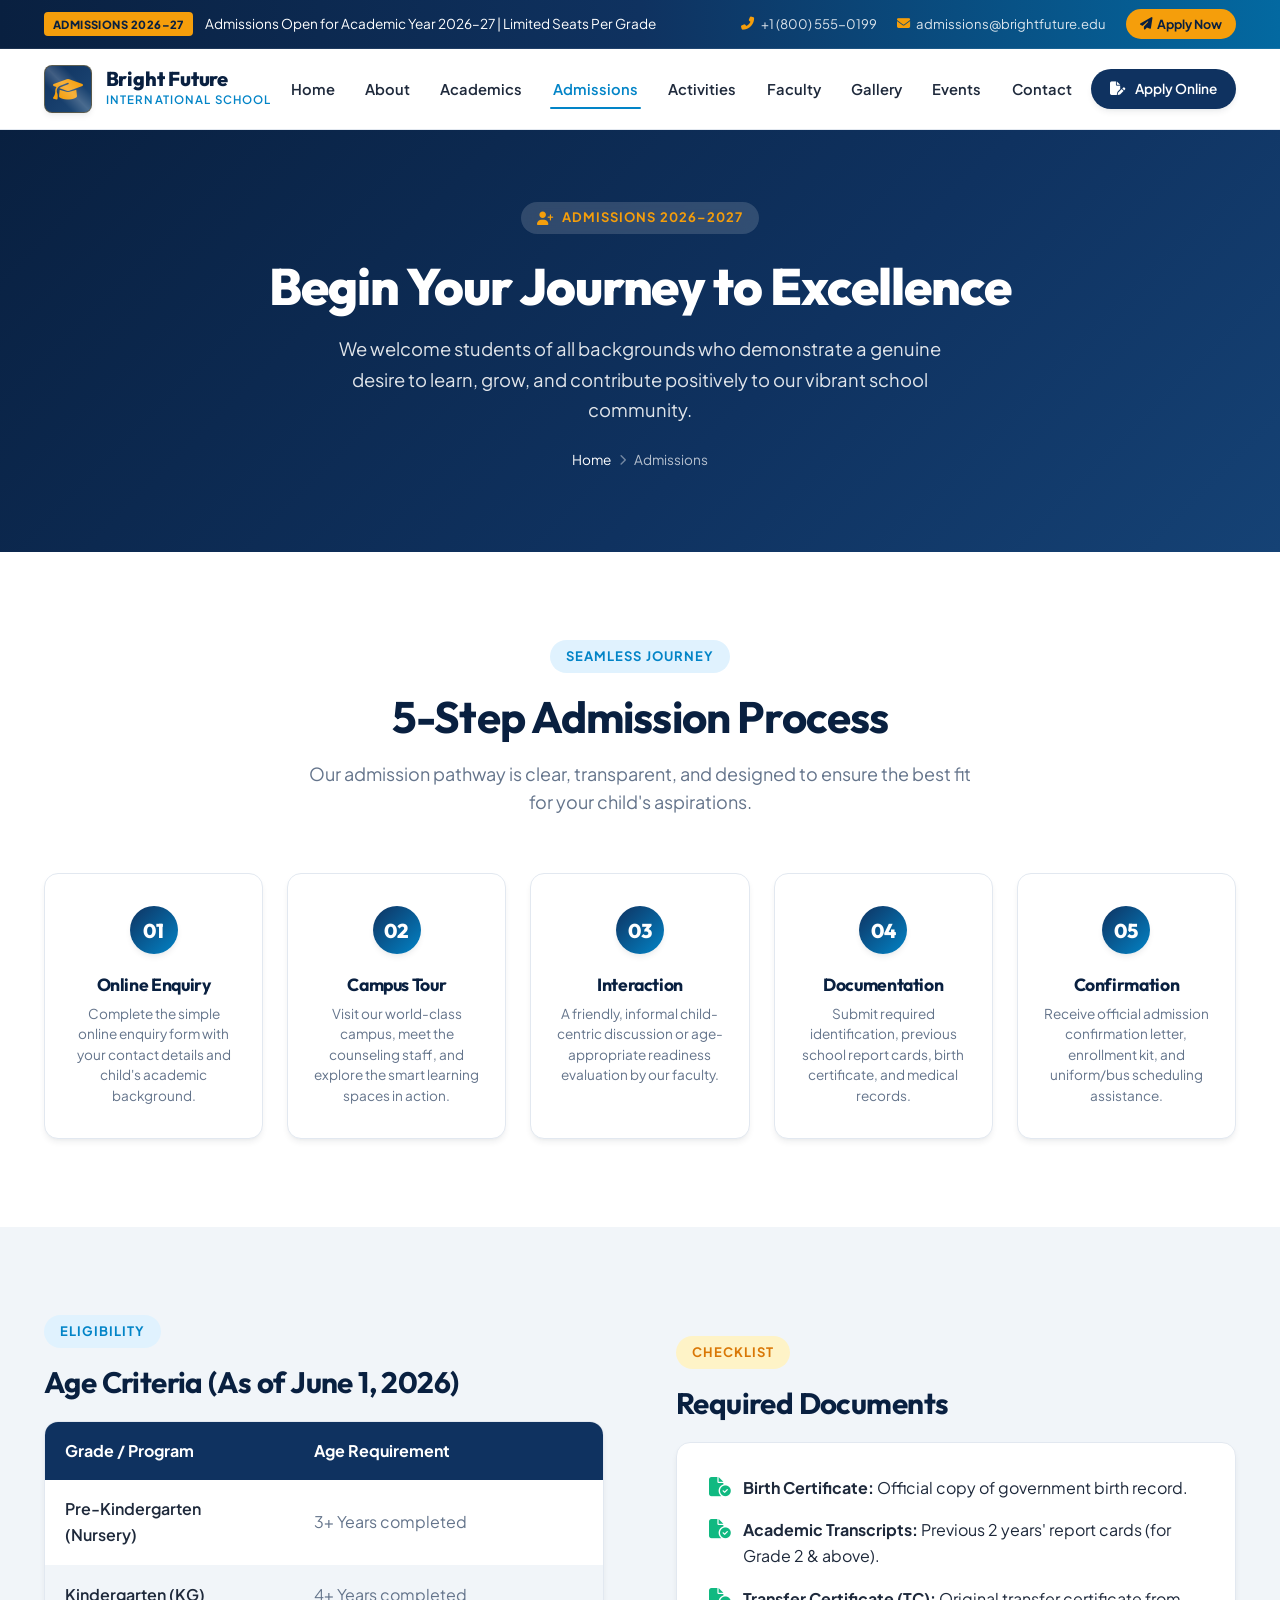
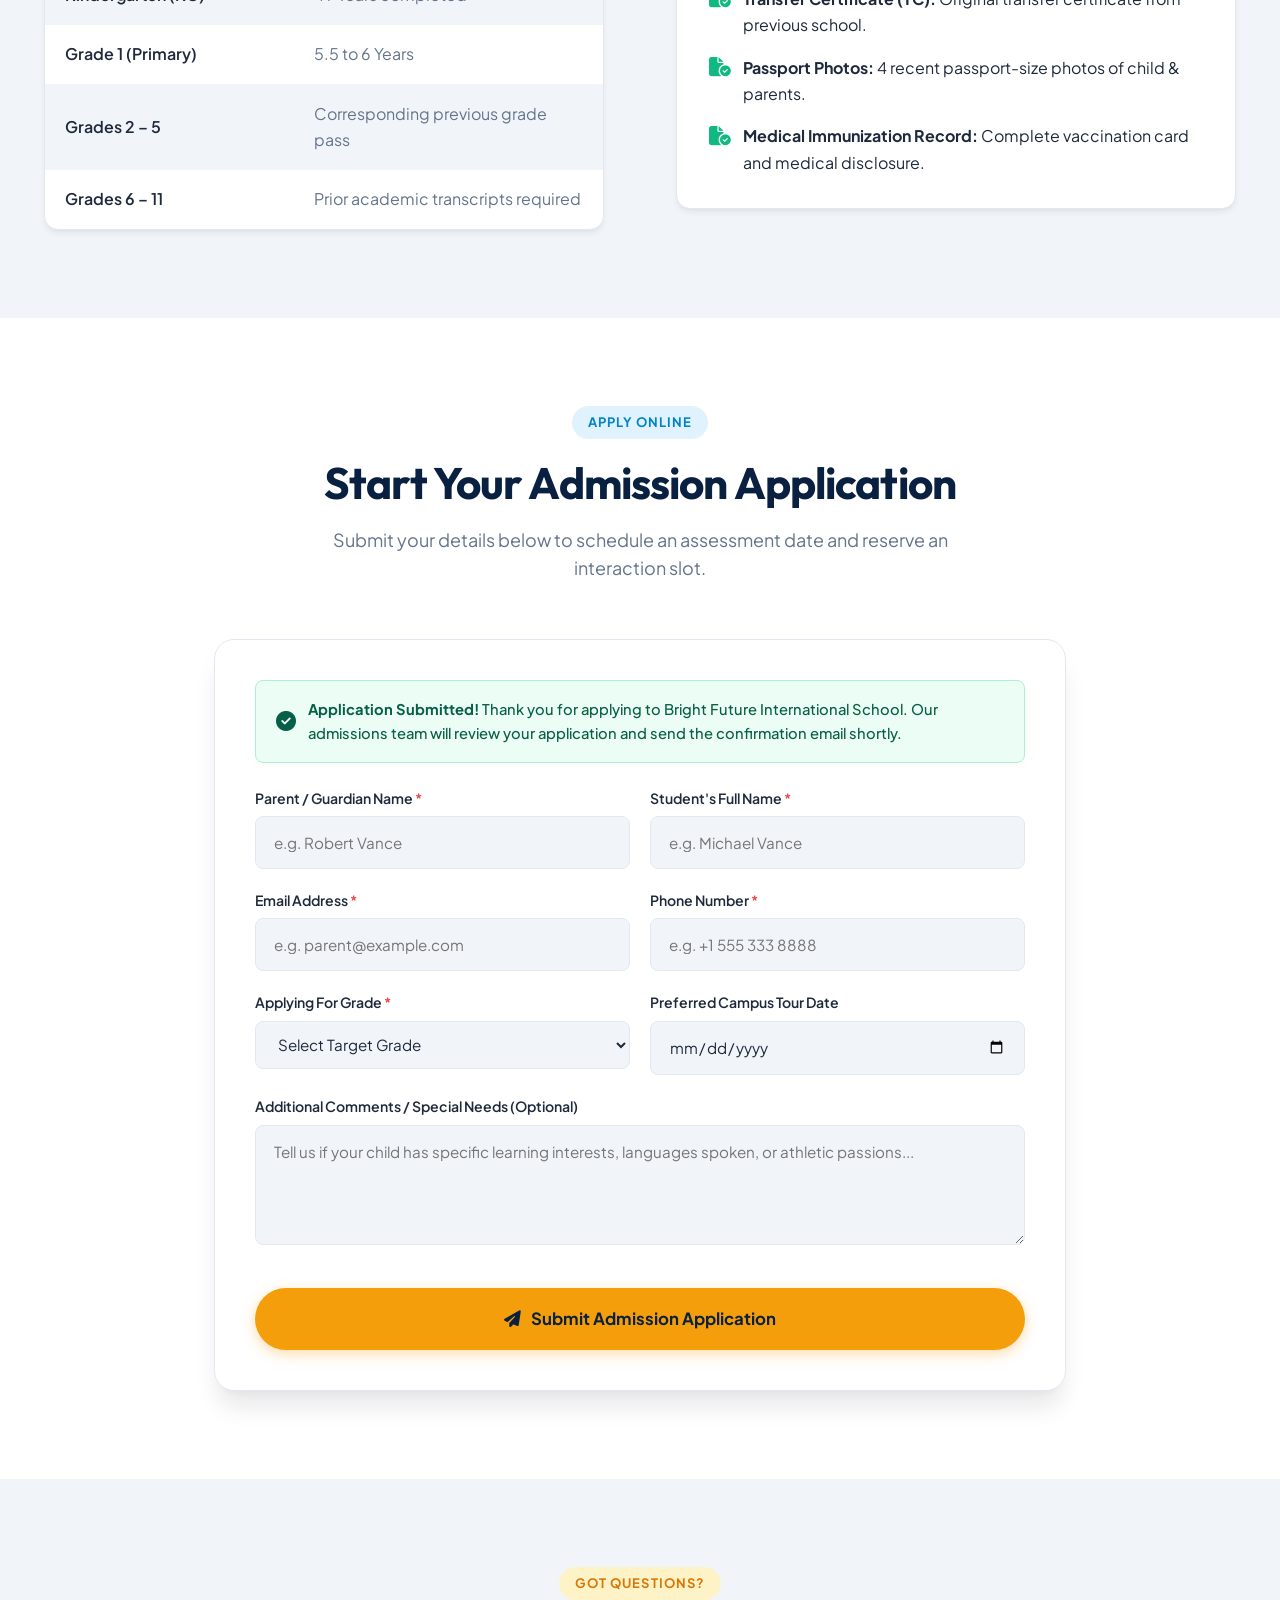
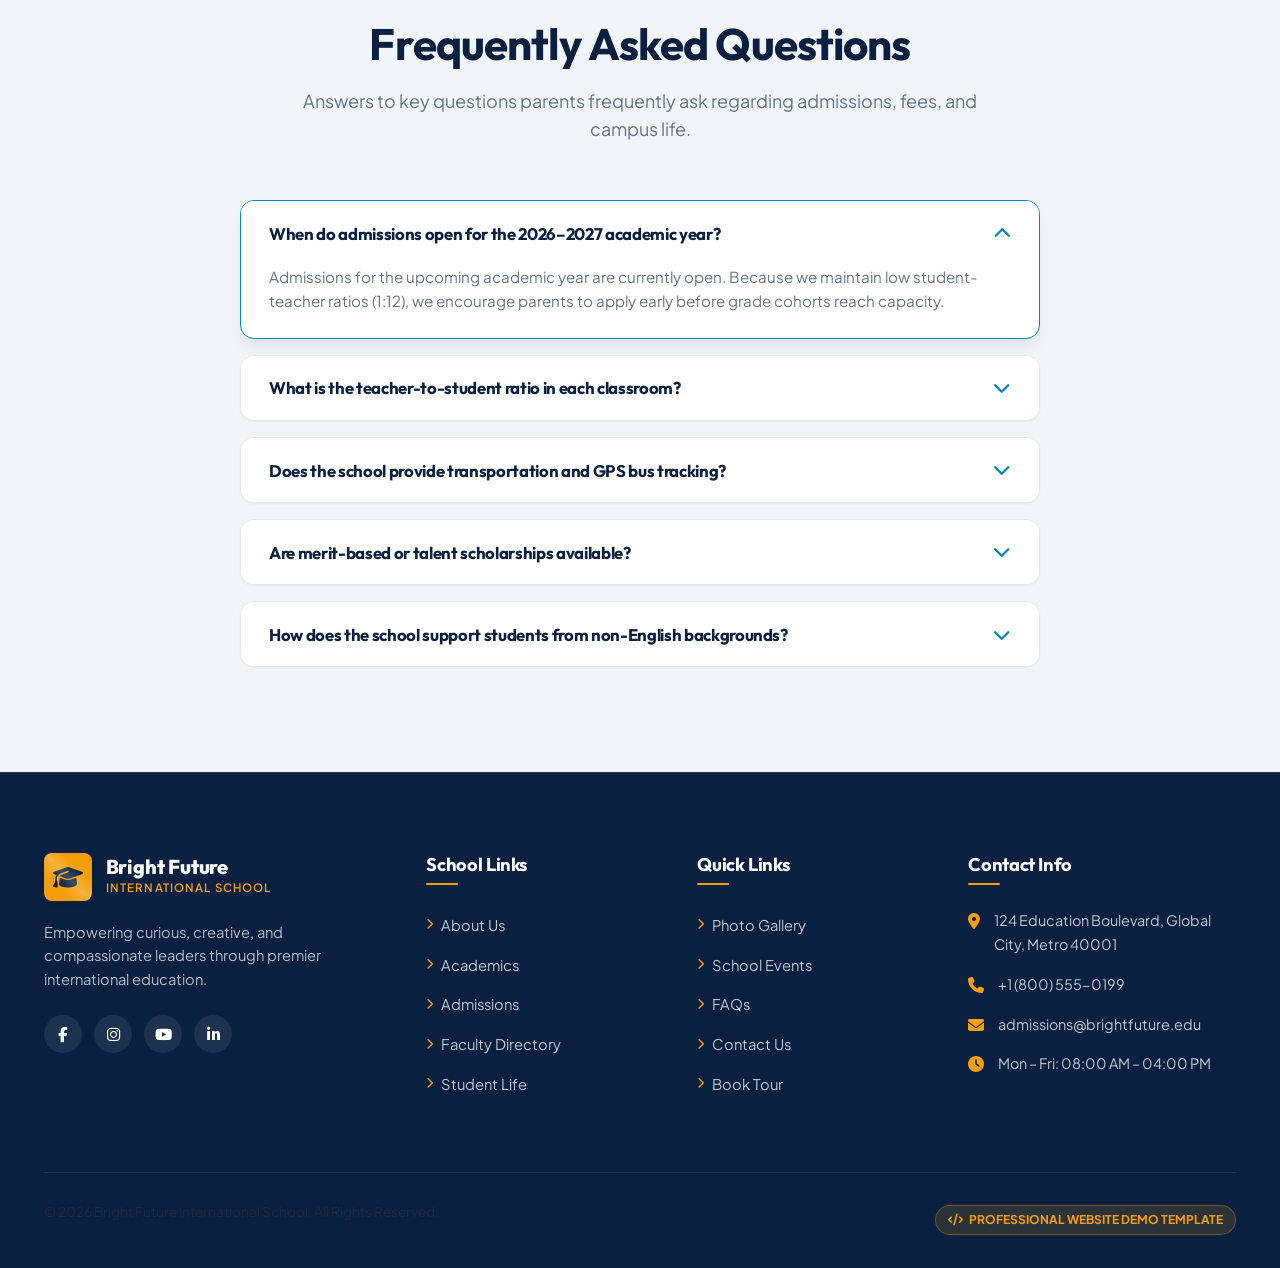
<file: admissions.html>
<!DOCTYPE html>
<html lang="en">
<head>
  <meta charset="UTF-8">
  <meta name="viewport" content="width=device-width, initial-scale=1.0">
  <title>Admissions 2026–27 | Bright Future International School</title>
  <meta name="description" content="Apply for admission to Bright Future International School for academic year 2026-27. Clear 5-step process, age criteria, document checklist, and online application.">
  <meta name="keywords" content="school admission, apply school, admission process, school fees, age criteria, campus visit">

  <!-- Google Fonts: Plus Jakarta Sans & Outfit -->
  <link rel="preconnect" href="https://fonts.googleapis.com">
  <link rel="preconnect" href="https://fonts.gstatic.com" crossorigin>
  <link href="https://fonts.googleapis.com/css2?family=Outfit:wght@400;500;600;700;800&family=Plus+Jakarta+Sans:wght@400;500;600;700&display=swap" rel="stylesheet">

  <!-- Font Awesome Icons -->
  <link rel="stylesheet" href="https://cdnjs.cloudflare.com/ajax/libs/font-awesome/6.5.1/css/all.min.css">

  <!-- Stylesheets -->
  <link rel="stylesheet" href="css/style.css">
  <link rel="stylesheet" href="css/responsive.css">
</head>
<body>

  <!-- ================= PRELOADER ================= -->
  <div id="preloader" class="preloader">
    <div class="loader-crest"><i class="fas fa-graduation-cap"></i></div>
    <div class="preloader-title">BRIGHT FUTURE INTERNATIONAL SCHOOL</div>
    <div class="preloader-bar"><div class="preloader-progress"></div></div>
  </div>

  <!-- ================= TOP ANNOUNCEMENT BAR ================= -->
  <div class="top-bar">
    <div class="container top-bar-inner">
      <div class="top-announcement">
        <span class="announcement-badge">Admissions 2026–27</span>
        <span>Admissions Open for Academic Year 2026–27 | Limited Seats Per Grade</span>
      </div>
      <div class="top-bar-actions">
        <a href="tel:+1234567890" class="top-contact-item"><i class="fas fa-phone-alt"></i> +1 (800) 555-0199</a>
        <a href="mailto:admissions@brightfuture.edu" class="top-contact-item"><i class="fas fa-envelope"></i> admissions@brightfuture.edu</a>
        <a href="#admissionFormSection" class="top-apply-btn"><i class="fas fa-paper-plane"></i> Apply Now</a>
      </div>
    </div>
  </div>

  <!-- ================= MAIN HEADER / NAVBAR ================= -->
  <header class="header">
    <div class="container nav-container">
      <a href="index.html" class="brand-logo" aria-label="Bright Future School Homepage">
        <div class="logo-crest"><i class="fas fa-graduation-cap"></i></div>
        <div class="brand-text">
          <span class="brand-name">Bright Future</span>
          <span class="brand-sub">International School</span>
        </div>
      </a>

      <nav class="nav-menu" id="navMenu" aria-label="Main Navigation">
        <a href="index.html" class="nav-link">Home</a>
        <a href="about.html" class="nav-link">About</a>
        <a href="academics.html" class="nav-link">Academics</a>
        <a href="admissions.html" class="nav-link active">Admissions</a>
        <a href="activities.html" class="nav-link">Activities</a>
        <a href="faculty.html" class="nav-link">Faculty</a>
        <a href="gallery.html" class="nav-link">Gallery</a>
        <a href="events.html" class="nav-link">Events</a>
        <a href="contact.html" class="nav-link">Contact</a>
      </nav>

      <div class="nav-cta">
        <a href="#admissionFormSection" class="btn btn-primary btn-sm">
          <i class="fas fa-file-pen"></i> Apply Online
        </a>
      </div>

      <button class="hamburger" id="hamburgerBtn" aria-label="Toggle navigation menu">
        <span class="hamburger-line"></span>
        <span class="hamburger-line"></span>
        <span class="hamburger-line"></span>
      </button>
    </div>
  </header>

  <main>
    <!-- ================= PAGE HERO BANNER ================= -->
    <section class="page-hero">
      <div class="container">
        <div class="section-badge badge-white"><i class="fas fa-user-plus"></i> Admissions 2026–2027</div>
        <h1 class="page-hero-title">Begin Your Journey to Excellence</h1>
        <p class="page-hero-description">
          We welcome students of all backgrounds who demonstrate a genuine desire to learn, grow, and contribute positively to our vibrant school community.
        </p>
        <div class="breadcrumbs">
          <a href="index.html">Home</a>
          <i class="fas fa-chevron-right"></i>
          <span>Admissions</span>
        </div>
      </div>
    </section>

    <!-- ================= 5-STEP ADMISSION PROCESS ================= -->
    <section class="section section-white">
      <div class="container">
        <div class="section-header reveal">
          <div class="section-badge">Seamless Journey</div>
          <h2 class="section-title">5-Step Admission Process</h2>
          <p class="section-subtitle">Our admission pathway is clear, transparent, and designed to ensure the best fit for your child's aspirations.</p>
        </div>

        <div class="admission-steps-grid reveal">
          <div class="admission-step-card">
            <div class="step-number-badge">01</div>
            <h3 class="step-title">Online Enquiry</h3>
            <p class="step-desc">Complete the simple online enquiry form with your contact details and child's academic background.</p>
          </div>

          <div class="admission-step-card">
            <div class="step-number-badge">02</div>
            <h3 class="step-title">Campus Tour</h3>
            <p class="step-desc">Visit our world-class campus, meet the counseling staff, and explore the smart learning spaces in action.</p>
          </div>

          <div class="admission-step-card">
            <div class="step-number-badge">03</div>
            <h3 class="step-title">Interaction</h3>
            <p class="step-desc">A friendly, informal child-centric discussion or age-appropriate readiness evaluation by our faculty.</p>
          </div>

          <div class="admission-step-card">
            <div class="step-number-badge">04</div>
            <h3 class="step-title">Documentation</h3>
            <p class="step-desc">Submit required identification, previous school report cards, birth certificate, and medical records.</p>
          </div>

          <div class="admission-step-card">
            <div class="step-number-badge">05</div>
            <h3 class="step-title">Confirmation</h3>
            <p class="step-desc">Receive official admission confirmation letter, enrollment kit, and uniform/bus scheduling assistance.</p>
          </div>
        </div>
      </div>
    </section>

    <!-- ================= AGE CRITERIA & DOCUMENTS ================= -->
    <section class="section section-subtle">
      <div class="container">
        <div class="about-grid">
          <!-- Age Criteria Table -->
          <div class="reveal">
            <div class="section-badge">Eligibility</div>
            <h3 style="font-size: 1.85rem; margin-bottom: 1.25rem;">Age Criteria (As of June 1, 2026)</h3>
            <div style="background: var(--color-white); border-radius: var(--radius-md); overflow: hidden; border: 1px solid var(--border-color); box-shadow: var(--shadow-sm);">
              <table style="width: 100%; border-collapse: collapse; text-align: left;">
                <thead>
                  <tr style="background: var(--primary-color); color: #fff;">
                    <th style="padding: 1rem 1.25rem;">Grade / Program</th>
                    <th style="padding: 1rem 1.25rem;">Age Requirement</th>
                  </tr>
                </thead>
                <tbody>
                  <tr style="border-bottom: 1px solid var(--border-color-light);">
                    <td style="padding: 1rem 1.25rem; font-weight: 600;">Pre-Kindergarten (Nursery)</td>
                    <td style="padding: 1rem 1.25rem; color: var(--text-muted);">3+ Years completed</td>
                  </tr>
                  <tr style="border-bottom: 1px solid var(--border-color-light); background: var(--color-surface-subtle);">
                    <td style="padding: 1rem 1.25rem; font-weight: 600;">Kindergarten (KG)</td>
                    <td style="padding: 1rem 1.25rem; color: var(--text-muted);">4+ Years completed</td>
                  </tr>
                  <tr style="border-bottom: 1px solid var(--border-color-light);">
                    <td style="padding: 1rem 1.25rem; font-weight: 600;">Grade 1 (Primary)</td>
                    <td style="padding: 1rem 1.25rem; color: var(--text-muted);">5.5 to 6 Years</td>
                  </tr>
                  <tr style="border-bottom: 1px solid var(--border-color-light); background: var(--color-surface-subtle);">
                    <td style="padding: 1rem 1.25rem; font-weight: 600;">Grades 2 – 5</td>
                    <td style="padding: 1rem 1.25rem; color: var(--text-muted);">Corresponding previous grade pass</td>
                  </tr>
                  <tr>
                    <td style="padding: 1rem 1.25rem; font-weight: 600;">Grades 6 – 11</td>
                    <td style="padding: 1rem 1.25rem; color: var(--text-muted);">Prior academic transcripts required</td>
                  </tr>
                </tbody>
              </table>
            </div>
          </div>

          <!-- Required Documents Checklist -->
          <div class="reveal reveal-delay-1">
            <div class="section-badge badge-accent">Checklist</div>
            <h3 style="font-size: 1.85rem; margin-bottom: 1.25rem;">Required Documents</h3>
            <div style="background: var(--color-white); padding: 2rem; border-radius: var(--radius-md); border: 1px solid var(--border-color); box-shadow: var(--shadow-sm);">
              <ul style="display: flex; flex-direction: column; gap: 1rem;">
                <li style="display: flex; align-items: flex-start; gap: 0.75rem;">
                  <i class="fas fa-file-circle-check" style="color: var(--color-success); font-size: 1.2rem; margin-top: 0.2rem;"></i>
                  <div><strong>Birth Certificate:</strong> Official copy of government birth record.</div>
                </li>
                <li style="display: flex; align-items: flex-start; gap: 0.75rem;">
                  <i class="fas fa-file-circle-check" style="color: var(--color-success); font-size: 1.2rem; margin-top: 0.2rem;"></i>
                  <div><strong>Academic Transcripts:</strong> Previous 2 years' report cards (for Grade 2 & above).</div>
                </li>
                <li style="display: flex; align-items: flex-start; gap: 0.75rem;">
                  <i class="fas fa-file-circle-check" style="color: var(--color-success); font-size: 1.2rem; margin-top: 0.2rem;"></i>
                  <div><strong>Transfer Certificate (TC):</strong> Original transfer certificate from previous school.</div>
                </li>
                <li style="display: flex; align-items: flex-start; gap: 0.75rem;">
                  <i class="fas fa-file-circle-check" style="color: var(--color-success); font-size: 1.2rem; margin-top: 0.2rem;"></i>
                  <div><strong>Passport Photos:</strong> 4 recent passport-size photos of child & parents.</div>
                </li>
                <li style="display: flex; align-items: flex-start; gap: 0.75rem;">
                  <i class="fas fa-file-circle-check" style="color: var(--color-success); font-size: 1.2rem; margin-top: 0.2rem;"></i>
                  <div><strong>Medical Immunization Record:</strong> Complete vaccination card and medical disclosure.</div>
                </li>
              </ul>
            </div>
          </div>
        </div>
      </div>
    </section>

    <!-- ================= ADMISSIONS APPLICATION FORM ================= -->
    <section class="section section-white" id="admissionFormSection">
      <div class="container container-narrow">
        <div class="section-header reveal">
          <div class="section-badge">Apply Online</div>
          <h2 class="section-title">Start Your Admission Application</h2>
          <p class="section-subtitle">Submit your details below to schedule an assessment date and reserve an interaction slot.</p>
        </div>

        <div class="form-box reveal">
          <div class="form-alert alert-success">
            <i class="fas fa-check-circle" style="font-size: 1.25rem;"></i>
            <div>
              <strong>Application Submitted!</strong> Thank you for applying to Bright Future International School. Our admissions team will review your application and send the confirmation email shortly.
            </div>
          </div>

          <form class="validate-form" novalidate>
            <div class="form-row">
              <div class="form-group">
                <label class="form-label">Parent / Guardian Name <span class="required">*</span></label>
                <input type="text" name="fullname" class="form-control" placeholder="e.g. Robert Vance" required>
                <div class="invalid-feedback">Please enter parent's name.</div>
              </div>

              <div class="form-group">
                <label class="form-label">Student's Full Name <span class="required">*</span></label>
                <input type="text" name="studentname" class="form-control" placeholder="e.g. Michael Vance" required>
                <div class="invalid-feedback">Please enter student's name.</div>
              </div>
            </div>

            <div class="form-row">
              <div class="form-group">
                <label class="form-label">Email Address <span class="required">*</span></label>
                <input type="email" name="email" class="form-control" placeholder="e.g. parent@example.com" required>
                <div class="invalid-feedback">Please enter a valid email.</div>
              </div>

              <div class="form-group">
                <label class="form-label">Phone Number <span class="required">*</span></label>
                <input type="tel" name="phone" class="form-control" placeholder="e.g. +1 555 333 8888" required>
                <div class="invalid-feedback">Please enter a valid phone number.</div>
              </div>
            </div>

            <div class="form-row">
              <div class="form-group">
                <label class="form-label">Applying For Grade <span class="required">*</span></label>
                <select name="grade" class="form-control" required>
                  <option value="" disabled selected>Select Target Grade</option>
                  <option value="nursery">Early Years - Nursery (Age 3+)</option>
                  <option value="kg">Early Years - Kindergarten (Age 4+)</option>
                  <option value="grade1">Primary - Grade 1</option>
                  <option value="grade2-5">Primary - Grades 2 – 5</option>
                  <option value="grade6-8">Middle School - Grades 6 – 8</option>
                  <option value="grade9-12">Senior School - Grades 9 – 12</option>
                </select>
                <div class="invalid-feedback">Please select a grade.</div>
              </div>

              <div class="form-group">
                <label class="form-label">Preferred Campus Tour Date</label>
                <input type="date" name="tourdate" class="form-control">
              </div>
            </div>

            <div class="form-group">
              <label class="form-label">Additional Comments / Special Needs (Optional)</label>
              <textarea name="message" class="form-control" placeholder="Tell us if your child has specific learning interests, languages spoken, or athletic passions..."></textarea>
            </div>

            <button type="submit" class="btn btn-accent btn-lg" style="width: 100%; margin-top: 1rem;">
              <i class="fas fa-paper-plane"></i> Submit Admission Application
            </button>
          </form>
        </div>
      </div>
    </section>

    <!-- ================= FAQS ACCORDION ================= -->
    <section class="section section-subtle" id="faq">
      <div class="container">
        <div class="section-header reveal">
          <div class="section-badge badge-accent">Got Questions?</div>
          <h2 class="section-title">Frequently Asked Questions</h2>
          <p class="section-subtitle">Answers to key questions parents frequently ask regarding admissions, fees, and campus life.</p>
        </div>

        <div class="accordion-wrapper reveal">
          <div class="accordion-item active">
            <div class="accordion-header">
              <h3 class="accordion-title">When do admissions open for the 2026–2027 academic year?</h3>
              <i class="fas fa-chevron-down accordion-icon"></i>
            </div>
            <div class="accordion-content" style="max-height: 200px; padding: 0 1.75rem 1.5rem 1.75rem;">
              <p>Admissions for the upcoming academic year are currently open. Because we maintain low student-teacher ratios (1:12), we encourage parents to apply early before grade cohorts reach capacity.</p>
            </div>
          </div>

          <div class="accordion-item">
            <div class="accordion-header">
              <h3 class="accordion-title">What is the teacher-to-student ratio in each classroom?</h3>
              <i class="fas fa-chevron-down accordion-icon"></i>
            </div>
            <div class="accordion-content">
              <p>We maintain an average ratio of 1:12 in Early Years (with a dedicated lead teacher and learning assistant) and a maximum of 1:18 in Middle and Senior School cohorts, ensuring individualized support.</p>
            </div>
          </div>

          <div class="accordion-item">
            <div class="accordion-header">
              <h3 class="accordion-title">Does the school provide transportation and GPS bus tracking?</h3>
              <i class="fas fa-chevron-down accordion-icon"></i>
            </div>
            <div class="accordion-content">
              <p>Yes, we operate a fleet of air-conditioned buses covering all major neighborhoods. All buses are equipped with real-time GPS tracking accessible via our parent mobile portal and trained female chaperones.</p>
            </div>
          </div>

          <div class="accordion-item">
            <div class="accordion-header">
              <h3 class="accordion-title">Are merit-based or talent scholarships available?</h3>
              <i class="fas fa-chevron-down accordion-icon"></i>
            </div>
            <div class="accordion-content">
              <p>Bright Future offers competitive scholarships for students demonstrating exceptional academic brilliance, national sports achievement, or fine arts mastery entering Grades 8 through 11.</p>
            </div>
          </div>

          <div class="accordion-item">
            <div class="accordion-header">
              <h3 class="accordion-title">How does the school support students from non-English backgrounds?</h3>
              <i class="fas fa-chevron-down accordion-icon"></i>
            </div>
            <div class="accordion-content">
              <p>We provide a dedicated English as an Additional Language (EAL) immersion track with specialized language coaches who assist transitioning students in small group workshops.</p>
            </div>
          </div>
        </div>
      </div>
    </section>
  </main>

  <!-- ================= FOOTER ================= -->
  <footer class="footer">
    <div class="container">
      <div class="footer-grid">
        <div class="footer-brand">
          <a href="index.html" class="footer-logo">
            <div class="logo-crest"><i class="fas fa-graduation-cap"></i></div>
            <div class="brand-text">
              <span class="brand-name">Bright Future</span>
              <span class="brand-sub">International School</span>
            </div>
          </a>
          <p class="footer-desc">Empowering curious, creative, and compassionate leaders through premier international education.</p>
          <div class="footer-social-links">
            <a href="#" class="footer-social-btn" aria-label="Facebook"><i class="fab fa-facebook-f"></i></a>
            <a href="#" class="footer-social-btn" aria-label="Instagram"><i class="fab fa-instagram"></i></a>
            <a href="#" class="footer-social-btn" aria-label="YouTube"><i class="fab fa-youtube"></i></a>
            <a href="#" class="footer-social-btn" aria-label="LinkedIn"><i class="fab fa-linkedin-in"></i></a>
          </div>
        </div>

        <div class="footer-col">
          <h4 class="footer-col-title">School Links</h4>
          <ul class="footer-links-list">
            <li><a href="about.html"><i class="fas fa-chevron-right"></i> About Us</a></li>
            <li><a href="academics.html"><i class="fas fa-chevron-right"></i> Academics</a></li>
            <li><a href="admissions.html"><i class="fas fa-chevron-right"></i> Admissions</a></li>
            <li><a href="faculty.html"><i class="fas fa-chevron-right"></i> Faculty Directory</a></li>
            <li><a href="activities.html"><i class="fas fa-chevron-right"></i> Student Life</a></li>
          </ul>
        </div>

        <div class="footer-col">
          <h4 class="footer-col-title">Quick Links</h4>
          <ul class="footer-links-list">
            <li><a href="gallery.html"><i class="fas fa-chevron-right"></i> Photo Gallery</a></li>
            <li><a href="events.html"><i class="fas fa-chevron-right"></i> School Events</a></li>
            <li><a href="admissions.html#faq"><i class="fas fa-chevron-right"></i> FAQs</a></li>
            <li><a href="contact.html"><i class="fas fa-chevron-right"></i> Contact Us</a></li>
            <li><a href="contact.html#campusTour"><i class="fas fa-chevron-right"></i> Book Tour</a></li>
          </ul>
        </div>

        <div class="footer-col">
          <h4 class="footer-col-title">Contact Info</h4>
          <ul class="footer-contact-list">
            <li><i class="fas fa-location-dot"></i><span>124 Education Boulevard, Global City, Metro 40001</span></li>
            <li><i class="fas fa-phone"></i><span>+1 (800) 555-0199</span></li>
            <li><i class="fas fa-envelope"></i><span>admissions@brightfuture.edu</span></li>
            <li><i class="fas fa-clock"></i><span>Mon – Fri: 08:00 AM – 04:00 PM</span></li>
          </ul>
        </div>
      </div>

      <div class="footer-bottom">
        <div class="footer-bottom-inner">
          <p>© 2026 Bright Future International School. All Rights Reserved.</p>
          <div class="footer-demo-badge"><i class="fas fa-code"></i> Professional Website Demo Template</div>
        </div>
      </div>
    </div>
  </footer>

  <button id="backToTop" class="back-to-top" aria-label="Back to top of page"><i class="fas fa-arrow-up"></i></button>

  <script src="js/main.js"></script>
  <script src="js/form.js"></script>
</body>
</html>
</file>
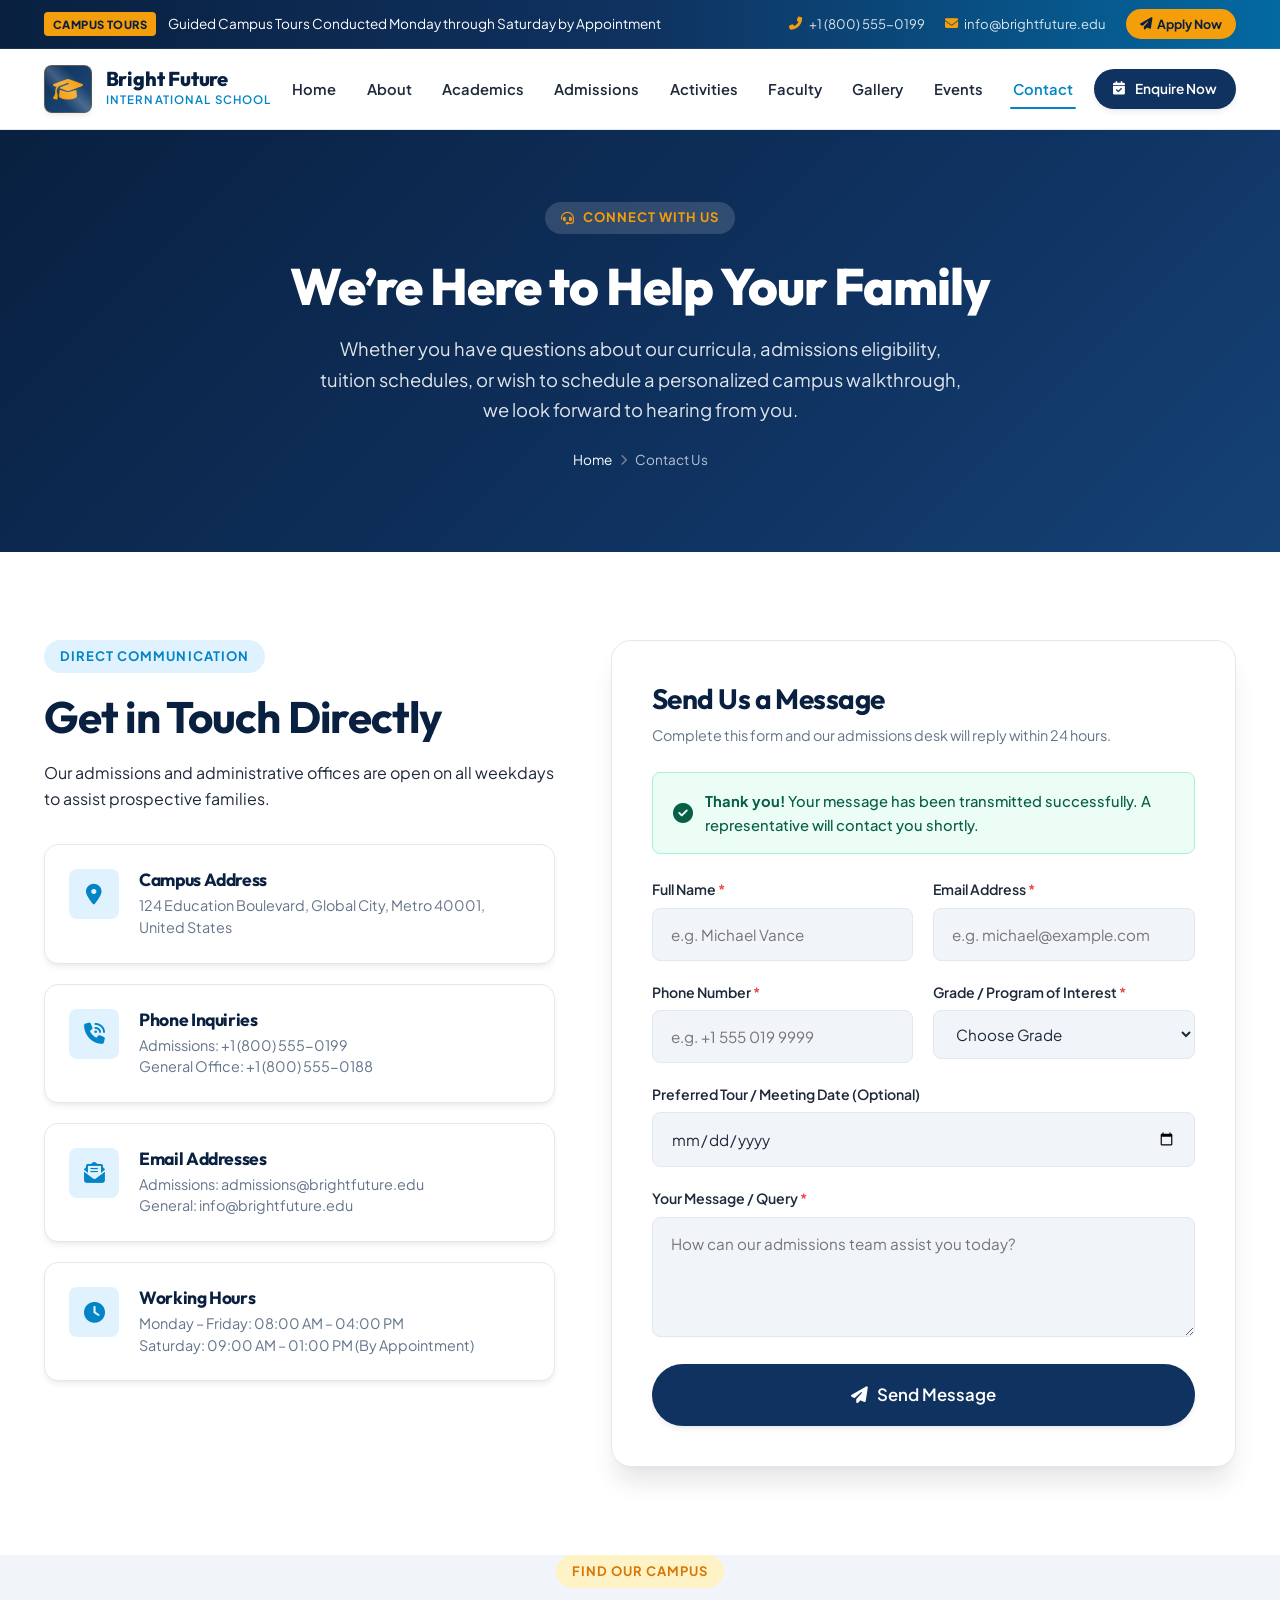
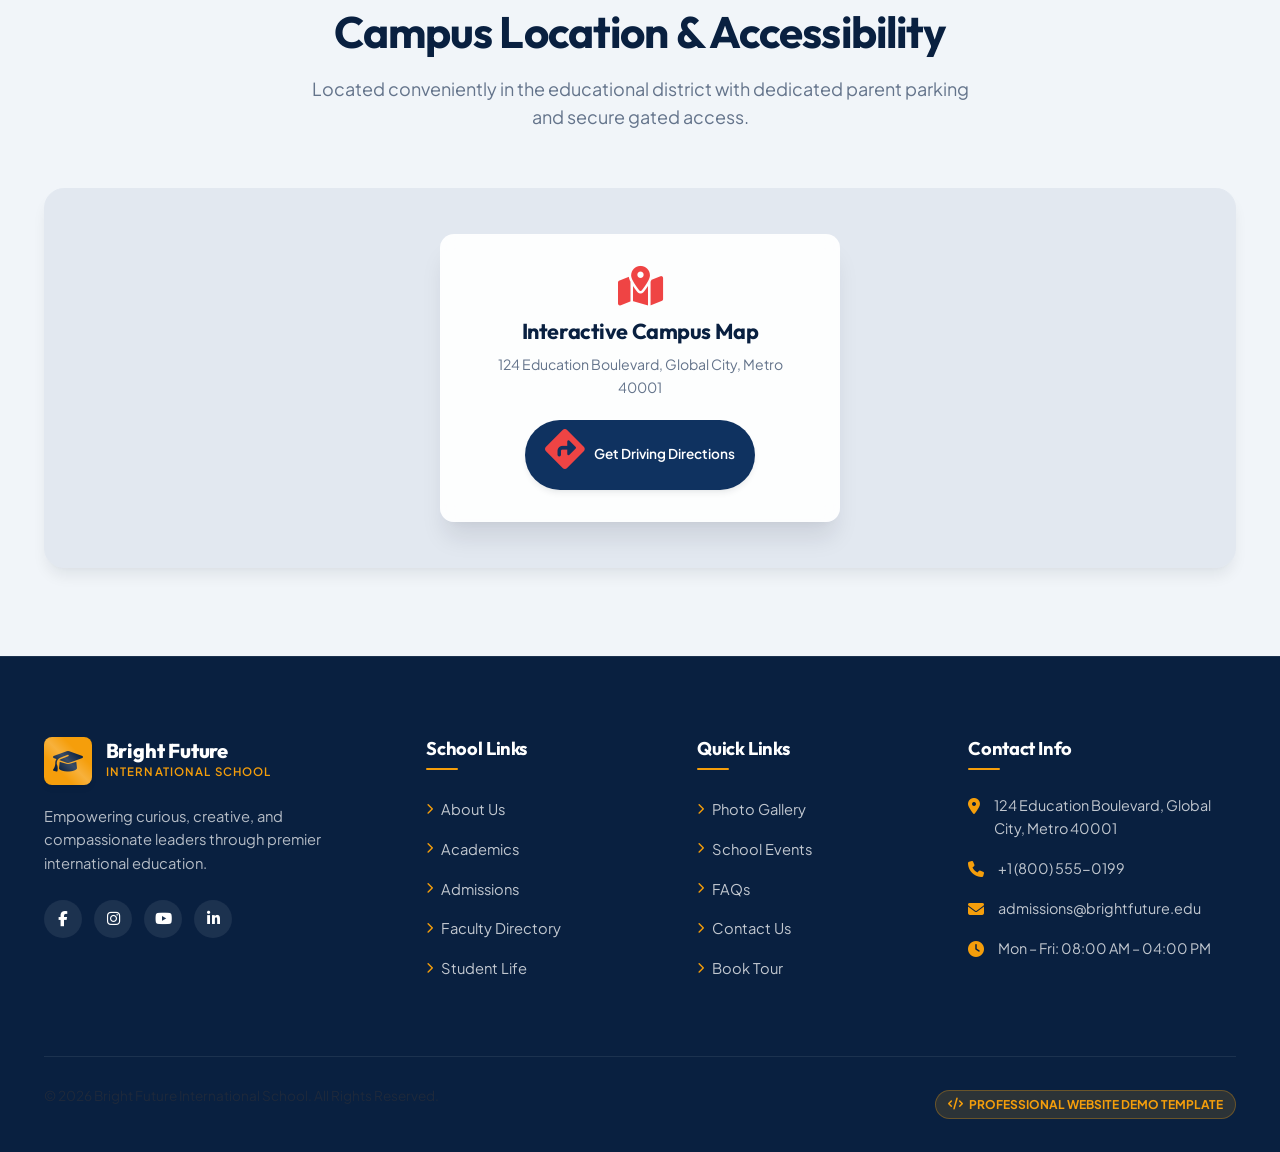
<file: contact.html>
<!DOCTYPE html>
<html lang="en">
<head>
  <meta charset="UTF-8">
  <meta name="viewport" content="width=device-width, initial-scale=1.0">
  <title>Contact Us & Campus Visit | Bright Future International School</title>
  <meta name="description" content="Contact Bright Future International School. Book a guided campus visit, meet our admissions counselors, or submit an enquiry online.">
  <meta name="keywords" content="contact school, school phone, campus visit, admissions office, school address, school map">

  <!-- Google Fonts: Plus Jakarta Sans & Outfit -->
  <link rel="preconnect" href="https://fonts.googleapis.com">
  <link rel="preconnect" href="https://fonts.gstatic.com" crossorigin>
  <link href="https://fonts.googleapis.com/css2?family=Outfit:wght@400;500;600;700;800&family=Plus+Jakarta+Sans:wght@400;500;600;700&display=swap" rel="stylesheet">

  <!-- Font Awesome Icons -->
  <link rel="stylesheet" href="https://cdnjs.cloudflare.com/ajax/libs/font-awesome/6.5.1/css/all.min.css">

  <!-- Stylesheets -->
  <link rel="stylesheet" href="css/style.css">
  <link rel="stylesheet" href="css/responsive.css">
</head>
<body>

  <!-- ================= PRELOADER ================= -->
  <div id="preloader" class="preloader">
    <div class="loader-crest"><i class="fas fa-graduation-cap"></i></div>
    <div class="preloader-title">BRIGHT FUTURE INTERNATIONAL SCHOOL</div>
    <div class="preloader-bar"><div class="preloader-progress"></div></div>
  </div>

  <!-- ================= TOP ANNOUNCEMENT BAR ================= -->
  <div class="top-bar">
    <div class="container top-bar-inner">
      <div class="top-announcement">
        <span class="announcement-badge">Campus Tours</span>
        <span>Guided Campus Tours Conducted Monday through Saturday by Appointment</span>
      </div>
      <div class="top-bar-actions">
        <a href="tel:+1234567890" class="top-contact-item"><i class="fas fa-phone-alt"></i> +1 (800) 555-0199</a>
        <a href="mailto:info@brightfuture.edu" class="top-contact-item"><i class="fas fa-envelope"></i> info@brightfuture.edu</a>
        <a href="admissions.html" class="top-apply-btn"><i class="fas fa-paper-plane"></i> Apply Now</a>
      </div>
    </div>
  </div>

  <!-- ================= MAIN HEADER / NAVBAR ================= -->
  <header class="header">
    <div class="container nav-container">
      <a href="index.html" class="brand-logo" aria-label="Bright Future School Homepage">
        <div class="logo-crest"><i class="fas fa-graduation-cap"></i></div>
        <div class="brand-text">
          <span class="brand-name">Bright Future</span>
          <span class="brand-sub">International School</span>
        </div>
      </a>

      <nav class="nav-menu" id="navMenu" aria-label="Main Navigation">
        <a href="index.html" class="nav-link">Home</a>
        <a href="about.html" class="nav-link">About</a>
        <a href="academics.html" class="nav-link">Academics</a>
        <a href="admissions.html" class="nav-link">Admissions</a>
        <a href="activities.html" class="nav-link">Activities</a>
        <a href="faculty.html" class="nav-link">Faculty</a>
        <a href="gallery.html" class="nav-link">Gallery</a>
        <a href="events.html" class="nav-link">Events</a>
        <a href="contact.html" class="nav-link active">Contact</a>
      </nav>

      <div class="nav-cta">
        <a href="#enquiryForm" class="btn btn-primary btn-sm">
          <i class="fas fa-calendar-check"></i> Enquire Now
        </a>
      </div>

      <button class="hamburger" id="hamburgerBtn" aria-label="Toggle navigation menu">
        <span class="hamburger-line"></span>
        <span class="hamburger-line"></span>
        <span class="hamburger-line"></span>
      </button>
    </div>
  </header>

  <main>
    <!-- ================= PAGE HERO BANNER ================= -->
    <section class="page-hero">
      <div class="container">
        <div class="section-badge badge-white"><i class="fas fa-headset"></i> Connect With Us</div>
        <h1 class="page-hero-title">We’re Here to Help Your Family</h1>
        <p class="page-hero-description">
          Whether you have questions about our curricula, admissions eligibility, tuition schedules, or wish to schedule a personalized campus walkthrough, we look forward to hearing from you.
        </p>
        <div class="breadcrumbs">
          <a href="index.html">Home</a>
          <i class="fas fa-chevron-right"></i>
          <span>Contact Us</span>
        </div>
      </div>
    </section>

    <!-- ================= CONTACT CARDS & FORM SECTION ================= -->
    <section class="section section-white">
      <div class="container">
        <div class="contact-grid">
          <!-- Left Column: Contact Cards -->
          <div class="reveal">
            <div class="section-badge">Direct Communication</div>
            <h2 class="section-title">Get in Touch Directly</h2>
            <p style="margin-bottom: 2rem;">Our admissions and administrative offices are open on all weekdays to assist prospective families.</p>

            <div class="contact-info-cards">
              <div class="contact-card-item">
                <div class="contact-card-icon"><i class="fas fa-location-dot"></i></div>
                <div class="contact-card-info">
                  <h4>Campus Address</h4>
                  <p>124 Education Boulevard, Global City, Metro 40001, United States</p>
                </div>
              </div>

              <div class="contact-card-item">
                <div class="contact-card-icon"><i class="fas fa-phone-volume"></i></div>
                <div class="contact-card-info">
                  <h4>Phone Inquiries</h4>
                  <p>Admissions: +1 (800) 555-0199<br>General Office: +1 (800) 555-0188</p>
                </div>
              </div>

              <div class="contact-card-item">
                <div class="contact-card-icon"><i class="fas fa-envelope-open-text"></i></div>
                <div class="contact-card-info">
                  <h4>Email Addresses</h4>
                  <p>Admissions: admissions@brightfuture.edu<br>General: info@brightfuture.edu</p>
                </div>
              </div>

              <div class="contact-card-item">
                <div class="contact-card-icon"><i class="fas fa-clock"></i></div>
                <div class="contact-card-info">
                  <h4>Working Hours</h4>
                  <p>Monday – Friday: 08:00 AM – 04:00 PM<br>Saturday: 09:00 AM – 01:00 PM (By Appointment)</p>
                </div>
              </div>
            </div>
          </div>

          <!-- Right Column: Contact Form -->
          <div class="form-box reveal reveal-delay-1" id="enquiryForm">
            <h3 style="margin-bottom: 0.5rem;">Send Us a Message</h3>
            <p style="color: var(--text-muted); font-size: 0.9rem; margin-bottom: 1.5rem;">Complete this form and our admissions desk will reply within 24 hours.</p>

            <div class="form-alert alert-success">
              <i class="fas fa-check-circle" style="font-size: 1.25rem;"></i>
              <div>
                <strong>Thank you!</strong> Your message has been transmitted successfully. A representative will contact you shortly.
              </div>
            </div>

            <form class="validate-form" novalidate>
              <div class="form-row">
                <div class="form-group">
                  <label class="form-label">Full Name <span class="required">*</span></label>
                  <input type="text" name="fullname" class="form-control" placeholder="e.g. Michael Vance" required>
                  <div class="invalid-feedback">Please enter your full name.</div>
                </div>

                <div class="form-group">
                  <label class="form-label">Email Address <span class="required">*</span></label>
                  <input type="email" name="email" class="form-control" placeholder="e.g. michael@example.com" required>
                  <div class="invalid-feedback">Please enter a valid email.</div>
                </div>
              </div>

              <div class="form-row">
                <div class="form-group">
                  <label class="form-label">Phone Number <span class="required">*</span></label>
                  <input type="tel" name="phone" class="form-control" placeholder="e.g. +1 555 019 9999" required>
                  <div class="invalid-feedback">Please enter a valid phone number.</div>
                </div>

                <div class="form-group">
                  <label class="form-label">Grade / Program of Interest <span class="required">*</span></label>
                  <select name="grade" class="form-control" required>
                    <option value="" disabled selected>Choose Grade</option>
                    <option value="early-years">Early Years (Pre-K / Kindergarten)</option>
                    <option value="primary">Primary School (Grades 1 – 5)</option>
                    <option value="middle">Middle School (Grades 6 – 8)</option>
                    <option value="senior">Senior School (Grades 9 – 12)</option>
                    <option value="general">General Inquiry / Other</option>
                  </select>
                  <div class="invalid-feedback">Please select an option.</div>
                </div>
              </div>

              <div class="form-group" id="campusTour">
                <label class="form-label">Preferred Tour / Meeting Date (Optional)</label>
                <input type="date" name="tourdate" class="form-control">
              </div>

              <div class="form-group">
                <label class="form-label">Your Message / Query <span class="required">*</span></label>
                <textarea name="message" class="form-control" placeholder="How can our admissions team assist you today?" required></textarea>
                <div class="invalid-feedback">Please enter your message.</div>
              </div>

              <button type="submit" class="btn btn-primary btn-lg" style="width: 100%;">
                <i class="fas fa-paper-plane"></i> Send Message
              </button>
            </form>
          </div>
        </div>
      </div>
    </section>

    <!-- ================= GOOGLE MAPS PLACEHOLDER ================= -->
    <section class="section section-subtle" style="padding-top: 0;">
      <div class="container">
        <div class="section-header reveal">
          <div class="section-badge badge-accent">Find Our Campus</div>
          <h2 class="section-title">Campus Location & Accessibility</h2>
          <p class="section-subtitle">Located conveniently in the educational district with dedicated parent parking and secure gated access.</p>
        </div>

        <div class="map-placeholder-box reveal">
          <div class="map-placeholder-content">
            <i class="fas fa-map-location-dot"></i>
            <h3 style="font-size: 1.35rem; margin-bottom: 0.5rem;">Interactive Campus Map</h3>
            <p style="color: var(--text-muted); font-size: 0.88rem; margin-bottom: 1.25rem;">124 Education Boulevard, Global City, Metro 40001</p>
            <a href="https://maps.google.com" target="_blank" rel="noopener noreferrer" class="btn btn-primary btn-sm">
              <i class="fas fa-diamond-turn-right"></i> Get Driving Directions
            </a>
          </div>
        </div>
      </div>
    </section>
  </main>

  <!-- ================= FOOTER ================= -->
  <footer class="footer">
    <div class="container">
      <div class="footer-grid">
        <div class="footer-brand">
          <a href="index.html" class="footer-logo">
            <div class="logo-crest"><i class="fas fa-graduation-cap"></i></div>
            <div class="brand-text">
              <span class="brand-name">Bright Future</span>
              <span class="brand-sub">International School</span>
            </div>
          </a>
          <p class="footer-desc">Empowering curious, creative, and compassionate leaders through premier international education.</p>
          <div class="footer-social-links">
            <a href="#" class="footer-social-btn" aria-label="Facebook"><i class="fab fa-facebook-f"></i></a>
            <a href="#" class="footer-social-btn" aria-label="Instagram"><i class="fab fa-instagram"></i></a>
            <a href="#" class="footer-social-btn" aria-label="YouTube"><i class="fab fa-youtube"></i></a>
            <a href="#" class="footer-social-btn" aria-label="LinkedIn"><i class="fab fa-linkedin-in"></i></a>
          </div>
        </div>

        <div class="footer-col">
          <h4 class="footer-col-title">School Links</h4>
          <ul class="footer-links-list">
            <li><a href="about.html"><i class="fas fa-chevron-right"></i> About Us</a></li>
            <li><a href="academics.html"><i class="fas fa-chevron-right"></i> Academics</a></li>
            <li><a href="admissions.html"><i class="fas fa-chevron-right"></i> Admissions</a></li>
            <li><a href="faculty.html"><i class="fas fa-chevron-right"></i> Faculty Directory</a></li>
            <li><a href="activities.html"><i class="fas fa-chevron-right"></i> Student Life</a></li>
          </ul>
        </div>

        <div class="footer-col">
          <h4 class="footer-col-title">Quick Links</h4>
          <ul class="footer-links-list">
            <li><a href="gallery.html"><i class="fas fa-chevron-right"></i> Photo Gallery</a></li>
            <li><a href="events.html"><i class="fas fa-chevron-right"></i> School Events</a></li>
            <li><a href="admissions.html#faq"><i class="fas fa-chevron-right"></i> FAQs</a></li>
            <li><a href="contact.html"><i class="fas fa-chevron-right"></i> Contact Us</a></li>
            <li><a href="contact.html#campusTour"><i class="fas fa-chevron-right"></i> Book Tour</a></li>
          </ul>
        </div>

        <div class="footer-col">
          <h4 class="footer-col-title">Contact Info</h4>
          <ul class="footer-contact-list">
            <li><i class="fas fa-location-dot"></i><span>124 Education Boulevard, Global City, Metro 40001</span></li>
            <li><i class="fas fa-phone"></i><span>+1 (800) 555-0199</span></li>
            <li><i class="fas fa-envelope"></i><span>admissions@brightfuture.edu</span></li>
            <li><i class="fas fa-clock"></i><span>Mon – Fri: 08:00 AM – 04:00 PM</span></li>
          </ul>
        </div>
      </div>

      <div class="footer-bottom">
        <div class="footer-bottom-inner">
          <p>© 2026 Bright Future International School. All Rights Reserved.</p>
          <div class="footer-demo-badge"><i class="fas fa-code"></i> Professional Website Demo Template</div>
        </div>
      </div>
    </div>
  </footer>

  <button id="backToTop" class="back-to-top" aria-label="Back to top of page"><i class="fas fa-arrow-up"></i></button>

  <script src="js/main.js"></script>
  <script src="js/form.js"></script>
</body>
</html>
</file>
<file: css/style.css>
/* ==========================================================================
   BRIGHT FUTURE INTERNATIONAL SCHOOL - MAIN STYLESHEET
   ==========================================================================
   Author: Web Development Agency Template
   Version: 1.0.0
   Description: Clean, modular, fully custom CSS design system for school websites.
   ========================================================================== */

/* ==========================================================================
   1. BRANDING & THEME VARIABLES (EASILY CUSTOMIZABLE)
   Change these variables to quickly re-theme the entire website for any school.
   ========================================================================== */
:root {
  /* Brand Colors */
  --primary-color: #0F3260;         /* Deep Oxford Navy Blue */
  --primary-dark: #092040;          /* Darker Navy for contrast & footers */
  --primary-light: #1A4D8C;         /* Royal Blue for hovers & accents */
  --secondary-color: #0284C7;       /* Bright Sky Blue for links, badges */
  --secondary-light: #E0F2FE;       /* Sky Blue Tint for card backgrounds */
  --accent-color: #F59E0B;          /* Warm Golden Yellow / Amber */
  --accent-hover: #D97706;          /* Deep Amber */
  --accent-light: #FEF3C7;          /* Soft Gold Tint */
  
  /* Neutral Colors */
  --color-white: #FFFFFF;
  --color-bg: #F8FAFC;              /* Crisp clean light gray background */
  --color-surface: #FFFFFF;         /* Pure white surface for cards */
  --color-surface-subtle: #F1F5F9;  /* Secondary background tone */
  --text-main: #1E293B;             /* Slate Charcoal for body text */
  --text-muted: #64748B;            /* Muted cool slate for subtitles */
  --text-light: #94A3B8;            /* Placeholder and tertiary text */
  --border-color: #E2E8F0;          /* Border and divider lines */
  --border-color-light: #F1F5F9;
  
  /* Feedback Colors */
  --color-success: #10B981;
  --color-success-bg: #ECFDF5;
  --color-error: #EF4444;
  --color-error-bg: #FEF2F2;
  --color-warning: #F59E0B;
  --color-info: #3B82F6;

  /* Typography */
  --font-primary: 'Plus Jakarta Sans', -apple-system, BlinkMacSystemFont, 'Segoe UI', Roboto, Helvetica, Arial, sans-serif;
  --font-heading: 'Outfit', -apple-system, BlinkMacSystemFont, 'Segoe UI', Roboto, sans-serif;
  
  /* Layout Spacing */
  --container-width: 1240px;
  --container-narrow: 900px;
  --container-padding: 1.5rem;
  --section-spacing-y: 5.5rem;
  --section-spacing-sm-y: 3.5rem;
  
  /* Border Radius */
  --radius-xs: 4px;
  --radius-sm: 8px;
  --radius-md: 14px;
  --radius-lg: 20px;
  --radius-xl: 28px;
  --radius-full: 9999px;
  
  /* Shadows */
  --shadow-xs: 0 1px 2px 0 rgba(15, 23, 42, 0.05);
  --shadow-sm: 0 4px 6px -1px rgba(15, 23, 42, 0.07), 0 2px 4px -2px rgba(15, 23, 42, 0.05);
  --shadow-md: 0 10px 15px -3px rgba(15, 23, 42, 0.08), 0 4px 6px -4px rgba(15, 23, 42, 0.04);
  --shadow-lg: 0 20px 25px -5px rgba(15, 23, 42, 0.1), 0 8px 10px -6px rgba(15, 23, 42, 0.04);
  --shadow-xl: 0 25px 50px -12px rgba(15, 23, 42, 0.15);
  --shadow-glow: 0 0 25px rgba(245, 158, 11, 0.35);
  --shadow-primary: 0 10px 25px -5px rgba(15, 50, 96, 0.25);

  /* Transitions */
  --transition-fast: 0.15s ease;
  --transition-normal: 0.3s cubic-bezier(0.16, 1, 0.3, 1);
  --transition-smooth: 0.5s cubic-bezier(0.16, 1, 0.3, 1);
}

/* ==========================================================================
   2. RESET & BASE ELEMENTS
   ========================================================================== */
*, *::before, *::after {
  box-sizing: border-box;
  margin: 0;
  padding: 0;
}

html {
  font-size: 16px;
  scroll-behavior: smooth;
  -webkit-font-smoothing: antialiased;
  -moz-osx-font-smoothing: grayscale;
}

body {
  font-family: var(--font-primary);
  background-color: var(--color-bg);
  color: var(--text-main);
  line-height: 1.65;
  overflow-x: hidden;
}

img, picture, video, canvas, svg {
  display: block;
  max-width: 100%;
  height: auto;
}

a {
  color: inherit;
  text-decoration: none;
  transition: color var(--transition-fast);
}

ul, ol {
  list-style: none;
}

button, input, select, textarea {
  font: inherit;
  border: none;
  outline: none;
}

button {
  cursor: pointer;
  background: none;
}

/* Headings */
h1, h2, h3, h4, h5, h6 {
  font-family: var(--font-heading);
  color: var(--primary-dark);
  font-weight: 700;
  line-height: 1.25;
  letter-spacing: -0.02em;
}

h1 { font-size: clamp(2.25rem, 4vw + 1rem, 3.5rem); }
h2 { font-size: clamp(1.85rem, 3vw + 0.5rem, 2.75rem); }
h3 { font-size: clamp(1.35rem, 2vw + 0.25rem, 1.75rem); }
h4 { font-size: 1.25rem; }
h5 { font-size: 1.1rem; }
h6 { font-size: 0.95rem; }

p {
  margin-bottom: 1rem;
  color: var(--text-main);
}
p:last-child {
  margin-bottom: 0;
}

/* Container */
.container {
  width: 100%;
  max-width: var(--container-width);
  margin-left: auto;
  margin-right: auto;
  padding-left: var(--container-padding);
  padding-right: var(--container-padding);
}

.container-narrow {
  max-width: var(--container-narrow);
}

.section {
  padding-top: var(--section-spacing-y);
  padding-bottom: var(--section-spacing-y);
  position: relative;
}

.section-subtle {
  background-color: var(--color-surface-subtle);
}

.section-white {
  background-color: var(--color-white);
}

.section-primary {
  background: linear-gradient(135deg, var(--primary-dark) 0%, var(--primary-color) 100%);
  color: var(--color-white);
}
.section-primary h1,
.section-primary h2,
.section-primary h3,
.section-primary p {
  color: var(--color-white);
}

/* ==========================================================================
   3. TYPOGRAPHY & HEADER UTILITIES
   ========================================================================== */
.section-header {
  text-align: center;
  max-width: 680px;
  margin: 0 auto 3.5rem auto;
}

.section-header.text-left {
  text-align: left;
  margin-left: 0;
}

.section-badge {
  display: inline-flex;
  align-items: center;
  gap: 0.5rem;
  padding: 0.35rem 1rem;
  background-color: var(--secondary-light);
  color: var(--secondary-color);
  font-size: 0.8125rem;
  font-weight: 700;
  text-transform: uppercase;
  letter-spacing: 0.08em;
  border-radius: var(--radius-full);
  margin-bottom: 1rem;
}

.section-badge.badge-accent {
  background-color: var(--accent-light);
  color: var(--accent-hover);
}

.section-badge.badge-white {
  background-color: rgba(255, 255, 255, 0.15);
  color: var(--accent-color);
  backdrop-filter: blur(8px);
}

.section-title {
  margin-bottom: 1rem;
}

.section-subtitle {
  font-size: 1.125rem;
  color: var(--text-muted);
  line-height: 1.6;
}

.text-gradient {
  background: linear-gradient(135deg, var(--primary-color) 0%, var(--secondary-color) 100%);
  -webkit-background-clip: text;
  -webkit-text-fill-color: transparent;
}

.text-gradient-gold {
  background: linear-gradient(135deg, #F59E0B 0%, #FBBF24 100%);
  -webkit-background-clip: text;
  -webkit-text-fill-color: transparent;
}

/* ==========================================================================
   4. BUTTONS & INTERACTIVE ELEMENTS
   ========================================================================== */
.btn {
  display: inline-flex;
  align-items: center;
  justify-content: center;
  gap: 0.6rem;
  font-family: var(--font-primary);
  font-weight: 600;
  font-size: 0.95rem;
  padding: 0.8rem 1.65rem;
  border-radius: var(--radius-full);
  transition: all var(--transition-normal);
  position: relative;
  overflow: hidden;
  white-space: nowrap;
  border: 1px solid transparent;
}

.btn-primary {
  background-color: var(--primary-color);
  color: var(--color-white);
  box-shadow: var(--shadow-sm);
}

.btn-primary:hover {
  background-color: var(--primary-light);
  transform: translateY(-2px);
  box-shadow: var(--shadow-primary);
  color: var(--color-white);
}

.btn-secondary {
  background-color: var(--secondary-color);
  color: var(--color-white);
}

.btn-secondary:hover {
  background-color: #0369a1;
  transform: translateY(-2px);
  box-shadow: var(--shadow-md);
  color: var(--color-white);
}

.btn-accent {
  background-color: var(--accent-color);
  color: var(--primary-dark);
  font-weight: 700;
  box-shadow: 0 4px 14px rgba(245, 158, 11, 0.35);
}

.btn-accent:hover {
  background-color: var(--accent-hover);
  color: var(--color-white);
  transform: translateY(-2px);
  box-shadow: 0 6px 20px rgba(245, 158, 11, 0.5);
}

.btn-outline {
  background-color: transparent;
  color: var(--primary-color);
  border: 2px solid var(--primary-color);
}

.btn-outline:hover {
  background-color: var(--primary-color);
  color: var(--color-white);
  transform: translateY(-2px);
}

.btn-outline-white {
  background-color: transparent;
  color: var(--color-white);
  border: 2px solid rgba(255, 255, 255, 0.7);
}

.btn-outline-white:hover {
  background-color: var(--color-white);
  color: var(--primary-dark);
  border-color: var(--color-white);
  transform: translateY(-2px);
}

.btn-sm {
  padding: 0.5rem 1.15rem;
  font-size: 0.85rem;
}

.btn-lg {
  padding: 1rem 2.2rem;
  font-size: 1.05rem;
}

.btn-icon {
  width: 44px;
  height: 44px;
  padding: 0;
  border-radius: 50%;
  display: inline-flex;
  align-items: center;
  justify-content: center;
}

/* ==========================================================================
   5. PRELOADER
   ========================================================================== */
.preloader {
  position: fixed;
  top: 0;
  left: 0;
  width: 100vw;
  height: 100vh;
  background-color: var(--primary-dark);
  display: flex;
  flex-direction: column;
  align-items: center;
  justify-content: center;
  z-index: 99999;
  transition: opacity 0.5s ease, visibility 0.5s ease;
}

.preloader.fade-out {
  opacity: 0;
  visibility: hidden;
}

.loader-crest {
  width: 70px;
  height: 70px;
  background: linear-gradient(135deg, var(--accent-color), #FBBF24);
  border-radius: var(--radius-md);
  display: flex;
  align-items: center;
  justify-content: center;
  font-size: 2rem;
  color: var(--primary-dark);
  margin-bottom: 1.5rem;
  animation: pulseLogo 1.5s infinite alternate ease-in-out;
  box-shadow: 0 0 30px rgba(245, 158, 11, 0.4);
}

.preloader-title {
  color: var(--color-white);
  font-size: 1.25rem;
  font-weight: 700;
  font-family: var(--font-heading);
  letter-spacing: 0.05em;
  margin-bottom: 1.5rem;
}

.preloader-bar {
  width: 180px;
  height: 4px;
  background: rgba(255, 255, 255, 0.1);
  border-radius: 4px;
  overflow: hidden;
  position: relative;
}

.preloader-progress {
  width: 100%;
  height: 100%;
  background: var(--accent-color);
  position: absolute;
  left: -100%;
  animation: loadProgress 1.2s infinite ease;
}

@keyframes pulseLogo {
  0% { transform: scale(0.95); box-shadow: 0 0 15px rgba(245, 158, 11, 0.2); }
  100% { transform: scale(1.05); box-shadow: 0 0 35px rgba(245, 158, 11, 0.6); }
}

@keyframes loadProgress {
  0% { left: -100%; }
  50% { left: 0%; }
  100% { left: 100%; }
}

/* ==========================================================================
   6. TOP ANNOUNCEMENT BAR
   ========================================================================== */
.top-bar {
  background: linear-gradient(90deg, #092040 0%, #0F3260 50%, #0369a1 100%);
  color: var(--color-white);
  font-size: 0.85rem;
  padding: 0.55rem 0;
  position: relative;
  z-index: 1001;
  border-bottom: 1px solid rgba(255, 255, 255, 0.08);
}

.top-bar-inner {
  display: flex;
  align-items: center;
  justify-content: space-between;
  gap: 1rem;
}

.top-announcement {
  display: flex;
  align-items: center;
  gap: 0.75rem;
  overflow: hidden;
  text-overflow: ellipsis;
  white-space: nowrap;
}

.announcement-badge {
  background-color: var(--accent-color);
  color: var(--primary-dark);
  font-size: 0.7rem;
  font-weight: 800;
  text-transform: uppercase;
  padding: 0.18rem 0.55rem;
  border-radius: var(--radius-xs);
  letter-spacing: 0.04em;
  animation: pulseMini 2s infinite;
}

@keyframes pulseMini {
  0%, 100% { opacity: 1; transform: scale(1); }
  50% { opacity: 0.85; transform: scale(1.04); }
}

.top-bar-actions {
  display: flex;
  align-items: center;
  gap: 1.25rem;
  flex-shrink: 0;
}

.top-contact-item {
  display: flex;
  align-items: center;
  gap: 0.4rem;
  color: rgba(255, 255, 255, 0.85);
  font-size: 0.82rem;
}
.top-contact-item i {
  color: var(--accent-color);
}
.top-contact-item:hover {
  color: var(--color-white);
}

.top-apply-btn {
  background-color: var(--accent-color);
  color: var(--primary-dark);
  font-weight: 700;
  font-size: 0.78rem;
  padding: 0.3rem 0.85rem;
  border-radius: var(--radius-full);
  display: inline-flex;
  align-items: center;
  gap: 0.35rem;
  transition: all var(--transition-fast);
}

.top-apply-btn:hover {
  background-color: var(--color-white);
  color: var(--primary-color);
  transform: translateY(-1px);
}

/* ==========================================================================
   7. MAIN HEADER & NAVIGATION
   ========================================================================== */
.header {
  position: sticky;
  top: 0;
  left: 0;
  width: 100%;
  background-color: rgba(255, 255, 255, 0.96);
  backdrop-filter: blur(12px);
  -webkit-backdrop-filter: blur(12px);
  z-index: 1000;
  transition: all var(--transition-normal);
  border-bottom: 1px solid var(--border-color);
}

.header.scrolled {
  background-color: rgba(255, 255, 255, 0.98);
  box-shadow: 0 4px 20px -2px rgba(15, 23, 42, 0.08);
  padding: 0;
}

.nav-container {
  display: flex;
  align-items: center;
  justify-content: space-between;
  height: 80px;
  transition: height var(--transition-fast);
}

.header.scrolled .nav-container {
  height: 70px;
}

/* Brand Logo */
.brand-logo {
  display: flex;
  align-items: center;
  gap: 0.85rem;
  text-decoration: none;
}

.logo-crest {
  width: 48px;
  height: 48px;
  background: linear-gradient(135deg, var(--primary-color) 0%, #1E4976 100%);
  border-radius: var(--radius-sm);
  display: flex;
  align-items: center;
  justify-content: center;
  color: var(--accent-color);
  font-size: 1.5rem;
  box-shadow: var(--shadow-sm);
  position: relative;
  overflow: hidden;
  border: 1px solid rgba(245, 158, 11, 0.3);
}

.logo-crest::after {
  content: '';
  position: absolute;
  top: -50%;
  left: -50%;
  width: 200%;
  height: 200%;
  background: linear-gradient(45deg, transparent 40%, rgba(255,255,255,0.2) 50%, transparent 60%);
  animation: shine 5s infinite;
}

@keyframes shine {
  0% { transform: translateY(-100%) rotate(45deg); }
  20%, 100% { transform: translateY(100%) rotate(45deg); }
}

.brand-text {
  display: flex;
  flex-direction: column;
}

.brand-name {
  font-family: var(--font-heading);
  font-weight: 800;
  font-size: 1.25rem;
  color: var(--primary-dark);
  line-height: 1.1;
  letter-spacing: -0.01em;
}

.brand-sub {
  font-size: 0.72rem;
  font-weight: 600;
  color: var(--secondary-color);
  text-transform: uppercase;
  letter-spacing: 0.1em;
}

/* Navigation Links */
.nav-menu {
  display: flex;
  align-items: center;
  gap: 1.5rem;
}

.nav-link {
  font-size: 0.92rem;
  font-weight: 600;
  color: var(--text-main);
  padding: 0.5rem 0.2rem;
  position: relative;
  transition: color var(--transition-fast);
}

.nav-link::after {
  content: '';
  position: absolute;
  bottom: 0;
  left: 0;
  width: 0;
  height: 2px;
  background-color: var(--secondary-color);
  transition: width var(--transition-normal);
  border-radius: 2px;
}

.nav-link:hover,
.nav-link.active {
  color: var(--secondary-color);
}

.nav-link:hover::after,
.nav-link.active::after {
  width: 100%;
}

.nav-cta {
  display: flex;
  align-items: center;
  gap: 1rem;
}

/* Mobile Hamburger */
.hamburger {
  display: none;
  flex-direction: column;
  justify-content: space-around;
  width: 32px;
  height: 26px;
  background: transparent;
  border: none;
  cursor: pointer;
  padding: 0;
  z-index: 1100;
}

.hamburger-line {
  width: 100%;
  height: 3px;
  background-color: var(--primary-dark);
  border-radius: 3px;
  transition: all var(--transition-normal);
}

.hamburger.is-active .hamburger-line:nth-child(1) {
  transform: translateY(8px) rotate(45deg);
}
.hamburger.is-active .hamburger-line:nth-child(2) {
  opacity: 0;
}
.hamburger.is-active .hamburger-line:nth-child(3) {
  transform: translateY(-8px) rotate(-45deg);
}

/* ==========================================================================
   8. HERO SECTION
   ========================================================================== */
.hero {
  position: relative;
  min-height: 86vh;
  display: flex;
  align-items: center;
  background: linear-gradient(135deg, #092040 0%, #0F3260 55%, #184A80 100%);
  color: var(--color-white);
  padding: 5rem 0 6rem 0;
  overflow: hidden;
}

.hero-shapes {
  position: absolute;
  top: 0;
  left: 0;
  width: 100%;
  height: 100%;
  pointer-events: none;
  overflow: hidden;
}

.shape-blob-1 {
  position: absolute;
  top: -15%;
  right: -5%;
  width: 550px;
  height: 550px;
  background: radial-gradient(circle, rgba(2, 132, 199, 0.25) 0%, rgba(2, 132, 199, 0) 70%);
  border-radius: 50%;
  animation: floatSlow 12s infinite alternate ease-in-out;
}

.shape-blob-2 {
  position: absolute;
  bottom: -10%;
  left: 20%;
  width: 450px;
  height: 450px;
  background: radial-gradient(circle, rgba(245, 158, 11, 0.15) 0%, rgba(245, 158, 11, 0) 70%);
  border-radius: 50%;
  animation: floatSlow 16s infinite alternate-reverse ease-in-out;
}

@keyframes floatSlow {
  0% { transform: translate(0, 0) scale(1); }
  100% { transform: translate(30px, 40px) scale(1.1); }
}

.hero-grid {
  display: grid;
  grid-template-columns: 1.15fr 0.85fr;
  gap: 4rem;
  align-items: center;
  position: relative;
  z-index: 2;
}

.hero-content {
  max-width: 640px;
}

.hero-title {
  color: var(--color-white);
  font-size: clamp(2.4rem, 4.5vw + 0.5rem, 3.85rem);
  font-weight: 800;
  margin-bottom: 1.5rem;
  line-height: 1.15;
}

.hero-title .highlight {
  color: var(--accent-color);
  position: relative;
  display: inline-block;
}

.hero-title .highlight::after {
  content: '';
  position: absolute;
  bottom: 4px;
  left: 0;
  width: 100%;
  height: 8px;
  background: rgba(245, 158, 11, 0.3);
  z-index: -1;
  border-radius: 4px;
}

.hero-description {
  font-size: 1.15rem;
  color: rgba(255, 255, 255, 0.9);
  margin-bottom: 2.25rem;
  line-height: 1.7;
}

.hero-buttons {
  display: flex;
  flex-wrap: wrap;
  gap: 1.25rem;
  margin-bottom: 3.5rem;
}

.hero-trust-bar {
  display: flex;
  align-items: center;
  gap: 2.5rem;
  padding-top: 1.5rem;
  border-top: 1px solid rgba(255, 255, 255, 0.15);
}

.trust-item {
  display: flex;
  align-items: center;
  gap: 0.75rem;
}

.trust-icon {
  width: 42px;
  height: 42px;
  border-radius: 50%;
  background: rgba(255, 255, 255, 0.1);
  display: flex;
  align-items: center;
  justify-content: center;
  color: var(--accent-color);
  font-size: 1.1rem;
  flex-shrink: 0;
}

.trust-text strong {
  display: block;
  font-size: 1.1rem;
  font-weight: 700;
  color: var(--color-white);
  font-family: var(--font-heading);
}

.trust-text span {
  font-size: 0.78rem;
  color: rgba(255, 255, 255, 0.75);
}

/* Hero Media / Image Composition */
.hero-media-wrapper {
  position: relative;
}

.hero-img-card {
  position: relative;
  border-radius: var(--radius-lg);
  overflow: hidden;
  box-shadow: 0 25px 50px -12px rgba(0, 0, 0, 0.5);
  border: 4px solid rgba(255, 255, 255, 0.15);
}

.hero-img-card img {
  width: 100%;
  height: 480px;
  object-fit: cover;
  transition: transform 0.8s ease;
}

.hero-img-card:hover img {
  transform: scale(1.04);
}

.hero-badge-float {
  position: absolute;
  background: rgba(255, 255, 255, 0.95);
  backdrop-filter: blur(10px);
  padding: 0.9rem 1.25rem;
  border-radius: var(--radius-md);
  box-shadow: var(--shadow-xl);
  display: flex;
  align-items: center;
  gap: 0.85rem;
  color: var(--primary-dark);
  z-index: 3;
  animation: floatCard 6s ease-in-out infinite alternate;
}

.hero-badge-1 {
  bottom: 25px;
  left: -25px;
}

.hero-badge-2 {
  top: 30px;
  right: -25px;
  animation-delay: -3s;
}

.hero-badge-icon {
  width: 40px;
  height: 40px;
  border-radius: 50%;
  display: flex;
  align-items: center;
  justify-content: center;
  font-size: 1.2rem;
}

.icon-yellow { background: var(--accent-light); color: var(--accent-hover); }
.icon-blue { background: var(--secondary-light); color: var(--secondary-color); }
.icon-green { background: var(--color-success-bg); color: var(--color-success); }

.hero-badge-text strong {
  display: block;
  font-size: 0.95rem;
  font-weight: 700;
  font-family: var(--font-heading);
}

.hero-badge-text span {
  font-size: 0.75rem;
  color: var(--text-muted);
}

@keyframes floatCard {
  0% { transform: translateY(0px); }
  100% { transform: translateY(-12px); }
}

/* ==========================================================================
   9. PAGE HERO / INNER BANNER
   ========================================================================== */
.page-hero {
  position: relative;
  background: linear-gradient(135deg, var(--primary-dark) 0%, var(--primary-color) 60%, #154275 100%);
  color: var(--color-white);
  padding: 4.5rem 0 5rem 0;
  overflow: hidden;
  text-align: center;
}

.page-hero .section-badge {
  margin-bottom: 1.25rem;
}

.page-hero-title {
  color: var(--color-white);
  font-size: clamp(2.2rem, 4vw, 3.2rem);
  font-weight: 800;
  margin-bottom: 1rem;
}

.page-hero-description {
  max-width: 650px;
  margin: 0 auto 1.5rem auto;
  font-size: 1.15rem;
  color: rgba(255, 255, 255, 0.88);
}

.breadcrumbs {
  display: flex;
  align-items: center;
  justify-content: center;
  gap: 0.5rem;
  font-size: 0.85rem;
  color: rgba(255, 255, 255, 0.7);
}

.breadcrumbs a {
  color: var(--color-white);
}

.breadcrumbs a:hover {
  color: var(--accent-color);
}

.breadcrumbs i {
  font-size: 0.7rem;
  opacity: 0.6;
}

/* ==========================================================================
   10. QUICK HIGHLIGHTS SECTION
   ========================================================================== */
.highlights-grid {
  display: grid;
  grid-template-columns: repeat(4, 1fr);
  gap: 1.5rem;
  margin-top: -3.5rem;
  position: relative;
  z-index: 10;
}

.highlight-card {
  background: var(--color-white);
  padding: 2rem 1.75rem;
  border-radius: var(--radius-md);
  box-shadow: var(--shadow-lg);
  border: 1px solid var(--border-color-light);
  transition: all var(--transition-normal);
  position: relative;
  overflow: hidden;
}

.highlight-card::before {
  content: '';
  position: absolute;
  top: 0;
  left: 0;
  width: 100%;
  height: 4px;
  background: linear-gradient(90deg, var(--secondary-color), var(--accent-color));
  opacity: 0;
  transition: opacity var(--transition-fast);
}

.highlight-card:hover {
  transform: translateY(-8px);
  box-shadow: var(--shadow-xl);
}

.highlight-card:hover::before {
  opacity: 1;
}

.highlight-icon-box {
  width: 56px;
  height: 56px;
  border-radius: var(--radius-sm);
  background: var(--secondary-light);
  color: var(--secondary-color);
  display: flex;
  align-items: center;
  justify-content: center;
  font-size: 1.5rem;
  margin-bottom: 1.25rem;
  transition: all var(--transition-fast);
}

.highlight-card:hover .highlight-icon-box {
  background: var(--primary-color);
  color: var(--color-white);
  transform: scale(1.08);
}

.highlight-title {
  font-size: 1.15rem;
  margin-bottom: 0.6rem;
  color: var(--primary-dark);
}

.highlight-desc {
  font-size: 0.9rem;
  color: var(--text-muted);
  line-height: 1.55;
  margin-bottom: 0;
}

/* ==========================================================================
   11. ABOUT PREVIEW SECTION
   ========================================================================== */
.about-grid {
  display: grid;
  grid-template-columns: 1fr 1fr;
  gap: 4.5rem;
  align-items: center;
}

.about-image-stack {
  position: relative;
}

.about-img-main {
  border-radius: var(--radius-lg);
  overflow: hidden;
  box-shadow: var(--shadow-xl);
  border: 4px solid var(--color-white);
}

.about-img-main img {
  width: 100%;
  height: 450px;
  object-fit: cover;
}

.about-experience-card {
  position: absolute;
  bottom: -20px;
  right: -20px;
  background: var(--primary-dark);
  color: var(--color-white);
  padding: 1.75rem 2rem;
  border-radius: var(--radius-md);
  box-shadow: var(--shadow-xl);
  border: 3px solid var(--accent-color);
  text-align: center;
}

.about-experience-card .exp-num {
  font-family: var(--font-heading);
  font-size: 2.75rem;
  font-weight: 800;
  color: var(--accent-color);
  line-height: 1;
}

.about-experience-card .exp-text {
  font-size: 0.85rem;
  font-weight: 600;
  color: rgba(255, 255, 255, 0.9);
  text-transform: uppercase;
  letter-spacing: 0.05em;
}

.feature-check-list {
  display: grid;
  grid-template-columns: 1fr 1fr;
  gap: 1rem;
  margin: 1.75rem 0 2.25rem 0;
}

.check-item {
  display: flex;
  align-items: center;
  gap: 0.65rem;
  font-size: 0.95rem;
  font-weight: 600;
  color: var(--text-main);
}

.check-item i {
  color: var(--color-success);
  font-size: 1.1rem;
}

/* ==========================================================================
   12. WHY CHOOSE US
   ========================================================================== */
.features-grid-6 {
  display: grid;
  grid-template-columns: repeat(3, 1fr);
  gap: 2rem;
}

.feature-card-modern {
  background: var(--color-white);
  padding: 2.25rem 2rem;
  border-radius: var(--radius-md);
  border: 1px solid var(--border-color);
  box-shadow: var(--shadow-sm);
  transition: all var(--transition-normal);
}

.feature-card-modern:hover {
  transform: translateY(-6px);
  border-color: var(--secondary-color);
  box-shadow: var(--shadow-lg);
}

.feature-icon-wrapper {
  width: 60px;
  height: 60px;
  border-radius: var(--radius-md);
  display: flex;
  align-items: center;
  justify-content: center;
  font-size: 1.6rem;
  margin-bottom: 1.5rem;
}

.feature-title {
  font-size: 1.25rem;
  margin-bottom: 0.75rem;
}

.feature-desc {
  color: var(--text-muted);
  font-size: 0.92rem;
  line-height: 1.6;
}

/* ==========================================================================
   13. STATISTICS SECTION (COUNTER)
   ========================================================================== */
.stats-section {
  background: linear-gradient(135deg, var(--primary-dark) 0%, var(--primary-color) 100%);
  color: var(--color-white);
  position: relative;
  overflow: hidden;
}

.stats-grid {
  display: grid;
  grid-template-columns: repeat(4, 1fr);
  gap: 2rem;
  text-align: center;
}

.stat-item {
  padding: 1.5rem 1rem;
}

.stat-icon {
  font-size: 2.2rem;
  color: var(--accent-color);
  margin-bottom: 1rem;
}

.stat-number-wrapper {
  font-family: var(--font-heading);
  font-size: clamp(2.5rem, 4vw, 3.5rem);
  font-weight: 800;
  color: var(--color-white);
  line-height: 1;
  margin-bottom: 0.5rem;
}

.stat-suffix {
  color: var(--accent-color);
}

.stat-label {
  font-size: 1rem;
  color: rgba(255, 255, 255, 0.85);
  font-weight: 500;
  letter-spacing: 0.02em;
}

/* ==========================================================================
   14. ACADEMICS PREVIEW & CARDS
   ========================================================================== */
.academics-grid {
  display: grid;
  grid-template-columns: repeat(4, 1fr);
  gap: 1.75rem;
}

.academic-card {
  background: var(--color-white);
  border-radius: var(--radius-md);
  overflow: hidden;
  box-shadow: var(--shadow-md);
  border: 1px solid var(--border-color);
  transition: all var(--transition-normal);
  display: flex;
  flex-direction: column;
}

.academic-card:hover {
  transform: translateY(-8px);
  box-shadow: var(--shadow-xl);
}

.academic-card-img {
  height: 200px;
  position: relative;
  overflow: hidden;
}

.academic-card-img img {
  width: 100%;
  height: 100%;
  object-fit: cover;
  transition: transform 0.6s ease;
}

.academic-card:hover .academic-card-img img {
  transform: scale(1.08);
}

.academic-badge {
  position: absolute;
  top: 12px;
  left: 12px;
  background: rgba(15, 50, 96, 0.85);
  backdrop-filter: blur(4px);
  color: var(--color-white);
  font-size: 0.75rem;
  font-weight: 700;
  padding: 0.3rem 0.75rem;
  border-radius: var(--radius-full);
}

.academic-card-body {
  padding: 1.5rem;
  display: flex;
  flex-direction: column;
  flex-grow: 1;
}

.academic-card-title {
  font-size: 1.25rem;
  margin-bottom: 0.5rem;
}

.academic-card-desc {
  color: var(--text-muted);
  font-size: 0.9rem;
  line-height: 1.55;
  margin-bottom: 1.25rem;
  flex-grow: 1;
}

.academic-card-link {
  display: inline-flex;
  align-items: center;
  gap: 0.4rem;
  font-weight: 700;
  font-size: 0.88rem;
  color: var(--secondary-color);
  transition: gap var(--transition-fast);
}

.academic-card-link:hover {
  color: var(--primary-color);
  gap: 0.65rem;
}

/* ==========================================================================
   15. ACTIVITIES SECTION
   ========================================================================== */
.activities-grid {
  display: grid;
  grid-template-columns: repeat(3, 1fr);
  gap: 1.75rem;
}

.activity-card {
  position: relative;
  border-radius: var(--radius-md);
  overflow: hidden;
  height: 280px;
  box-shadow: var(--shadow-md);
}

.activity-card img {
  width: 100%;
  height: 100%;
  object-fit: cover;
  transition: transform 0.6s ease;
}

.activity-overlay {
  position: absolute;
  top: 0;
  left: 0;
  width: 100%;
  height: 100%;
  background: linear-gradient(180deg, rgba(15, 50, 96, 0.1) 0%, rgba(9, 32, 64, 0.88) 100%);
  display: flex;
  flex-direction: column;
  justify-content: flex-end;
  padding: 1.5rem;
  color: var(--color-white);
  transition: all var(--transition-normal);
}

.activity-card:hover img {
  transform: scale(1.08);
}

.activity-card:hover .activity-overlay {
  background: linear-gradient(180deg, rgba(15, 50, 96, 0.2) 0%, rgba(9, 32, 64, 0.95) 100%);
}

.activity-icon-badge {
  width: 44px;
  height: 44px;
  border-radius: 50%;
  background: var(--accent-color);
  color: var(--primary-dark);
  display: flex;
  align-items: center;
  justify-content: center;
  font-size: 1.2rem;
  margin-bottom: 0.75rem;
  transform: translateY(10px);
  opacity: 0.9;
  transition: all var(--transition-normal);
}

.activity-card:hover .activity-icon-badge {
  transform: translateY(0);
  opacity: 1;
}

.activity-title {
  color: var(--color-white);
  font-size: 1.25rem;
  margin-bottom: 0.25rem;
}

.activity-desc {
  color: rgba(255, 255, 255, 0.8);
  font-size: 0.85rem;
  line-height: 1.4;
  margin-bottom: 0;
}

/* ==========================================================================
   16. CAMPUS & FACILITIES
   ========================================================================== */
.facilities-grid {
  display: grid;
  grid-template-columns: repeat(4, 1fr);
  gap: 1.5rem;
}

.facility-item {
  background: var(--color-white);
  border-radius: var(--radius-md);
  overflow: hidden;
  border: 1px solid var(--border-color);
  box-shadow: var(--shadow-sm);
  transition: all var(--transition-normal);
  text-align: center;
  padding-bottom: 1.25rem;
}

.facility-item:hover {
  transform: translateY(-6px);
  box-shadow: var(--shadow-lg);
  border-color: var(--secondary-color);
}

.facility-img {
  height: 160px;
  overflow: hidden;
  margin-bottom: 1rem;
}

.facility-img img {
  width: 100%;
  height: 100%;
  object-fit: cover;
  transition: transform 0.5s ease;
}

.facility-item:hover .facility-img img {
  transform: scale(1.06);
}

.facility-name {
  font-size: 1.1rem;
  margin-bottom: 0.35rem;
}

.facility-detail {
  font-size: 0.82rem;
  color: var(--text-muted);
  padding: 0 1rem;
}

/* ==========================================================================
   17. TESTIMONIALS SLIDER
   ========================================================================== */
.testimonials-section {
  background: var(--color-surface-subtle);
  position: relative;
  overflow: hidden;
}

.testimonial-slider-container {
  max-width: 860px;
  margin: 0 auto;
  position: relative;
}

.testimonial-track-wrapper {
  overflow: hidden;
  border-radius: var(--radius-lg);
}

.testimonial-track {
  display: flex;
  transition: transform 0.5s cubic-bezier(0.16, 1, 0.3, 1);
}

.testimonial-slide {
  min-width: 100%;
  box-sizing: border-box;
  padding: 1rem;
}

.testimonial-card-premium {
  background: var(--color-white);
  border-radius: var(--radius-lg);
  padding: 3rem 3.5rem;
  box-shadow: var(--shadow-lg);
  border: 1px solid var(--border-color);
  position: relative;
  text-align: center;
}

.quote-icon {
  font-size: 2.5rem;
  color: var(--secondary-light);
  margin-bottom: 1.5rem;
}

.testimonial-quote {
  font-size: 1.25rem;
  font-weight: 500;
  line-height: 1.7;
  color: var(--text-main);
  margin-bottom: 2rem;
  font-style: italic;
}

.testimonial-author {
  display: flex;
  flex-direction: column;
  align-items: center;
}

.author-avatar {
  width: 64px;
  height: 64px;
  border-radius: 50%;
  object-fit: cover;
  margin-bottom: 0.75rem;
  border: 3px solid var(--accent-color);
  box-shadow: var(--shadow-sm);
}

.author-name {
  font-size: 1.15rem;
  font-weight: 700;
  color: var(--primary-dark);
  margin-bottom: 0.2rem;
}

.author-role {
  font-size: 0.85rem;
  color: var(--text-muted);
  font-weight: 500;
}

/* Slider Controls */
.slider-controls {
  display: flex;
  align-items: center;
  justify-content: center;
  gap: 1.5rem;
  margin-top: 2rem;
}

.slider-arrow {
  width: 46px;
  height: 46px;
  border-radius: 50%;
  background: var(--color-white);
  color: var(--primary-dark);
  box-shadow: var(--shadow-md);
  border: 1px solid var(--border-color);
  display: flex;
  align-items: center;
  justify-content: center;
  font-size: 1.1rem;
  transition: all var(--transition-fast);
}

.slider-arrow:hover {
  background: var(--primary-color);
  color: var(--color-white);
  transform: scale(1.06);
}

.slider-dots {
  display: flex;
  gap: 0.5rem;
}

.slider-dot {
  width: 12px;
  height: 12px;
  border-radius: 50%;
  background: var(--border-color);
  cursor: pointer;
  transition: all var(--transition-fast);
}

.slider-dot.active {
  width: 32px;
  border-radius: 6px;
  background: var(--secondary-color);
}

/* ==========================================================================
   18. UPCOMING EVENTS
   ========================================================================== */
.events-grid {
  display: grid;
  grid-template-columns: repeat(3, 1fr);
  gap: 2rem;
}

.event-card {
  background: var(--color-white);
  border-radius: var(--radius-md);
  overflow: hidden;
  border: 1px solid var(--border-color);
  box-shadow: var(--shadow-md);
  transition: all var(--transition-normal);
  display: flex;
  flex-direction: column;
}

.event-card:hover {
  transform: translateY(-6px);
  box-shadow: var(--shadow-xl);
}

.event-card-media {
  height: 190px;
  position: relative;
  overflow: hidden;
}

.event-card-media img {
  width: 100%;
  height: 100%;
  object-fit: cover;
  transition: transform 0.5s ease;
}

.event-card:hover .event-card-media img {
  transform: scale(1.06);
}

.event-date-badge {
  position: absolute;
  top: 15px;
  left: 15px;
  background: var(--color-white);
  border-radius: var(--radius-sm);
  padding: 0.5rem 0.85rem;
  text-align: center;
  box-shadow: var(--shadow-md);
  line-height: 1;
}

.event-date-day {
  display: block;
  font-family: var(--font-heading);
  font-size: 1.4rem;
  font-weight: 800;
  color: var(--primary-color);
}

.event-date-month {
  display: block;
  font-size: 0.72rem;
  font-weight: 700;
  text-transform: uppercase;
  color: var(--text-muted);
}

.event-card-body {
  padding: 1.5rem;
  display: flex;
  flex-direction: column;
  flex-grow: 1;
}

.event-category-tag {
  font-size: 0.75rem;
  font-weight: 700;
  color: var(--secondary-color);
  text-transform: uppercase;
  letter-spacing: 0.05em;
  margin-bottom: 0.4rem;
}

.event-title {
  font-size: 1.2rem;
  margin-bottom: 0.6rem;
}

.event-desc {
  color: var(--text-muted);
  font-size: 0.88rem;
  line-height: 1.55;
  margin-bottom: 1.25rem;
  flex-grow: 1;
}

.event-meta-info {
  display: flex;
  align-items: center;
  gap: 1rem;
  font-size: 0.8rem;
  color: var(--text-muted);
  margin-bottom: 1.25rem;
  padding-top: 0.75rem;
  border-top: 1px solid var(--border-color-light);
}

.event-meta-info span {
  display: flex;
  align-items: center;
  gap: 0.35rem;
}

/* ==========================================================================
   19. GALLERY & LIGHTBOX
   ========================================================================== */
/* Filter Buttons */
.filter-container {
  display: flex;
  flex-wrap: wrap;
  align-items: center;
  justify-content: center;
  gap: 0.75rem;
  margin-bottom: 2.5rem;
}

.filter-btn {
  padding: 0.55rem 1.35rem;
  border-radius: var(--radius-full);
  font-size: 0.9rem;
  font-weight: 600;
  background: var(--color-white);
  color: var(--text-main);
  border: 1px solid var(--border-color);
  transition: all var(--transition-fast);
}

.filter-btn:hover {
  background: var(--secondary-light);
  color: var(--secondary-color);
  border-color: var(--secondary-color);
}

.filter-btn.active {
  background: var(--primary-color);
  color: var(--color-white);
  border-color: var(--primary-color);
  box-shadow: var(--shadow-sm);
}

/* Gallery Grid */
.gallery-grid {
  display: grid;
  grid-template-columns: repeat(3, 1fr);
  gap: 1.5rem;
}

.gallery-item {
  position: relative;
  border-radius: var(--radius-md);
  overflow: hidden;
  height: 270px;
  cursor: pointer;
  box-shadow: var(--shadow-sm);
  transition: all var(--transition-normal);
}

.gallery-item img {
  width: 100%;
  height: 100%;
  object-fit: cover;
  transition: transform 0.6s ease;
}

.gallery-hover-overlay {
  position: absolute;
  top: 0;
  left: 0;
  width: 100%;
  height: 100%;
  background: rgba(15, 50, 96, 0.75);
  display: flex;
  flex-direction: column;
  align-items: center;
  justify-content: center;
  opacity: 0;
  transition: opacity var(--transition-normal);
  color: var(--color-white);
  text-align: center;
  padding: 1rem;
}

.gallery-zoom-icon {
  width: 48px;
  height: 48px;
  border-radius: 50%;
  background: var(--accent-color);
  color: var(--primary-dark);
  display: flex;
  align-items: center;
  justify-content: center;
  font-size: 1.3rem;
  margin-bottom: 0.75rem;
  transform: scale(0.7);
  transition: transform var(--transition-normal);
}

.gallery-item:hover {
  transform: translateY(-4px);
  box-shadow: var(--shadow-lg);
}

.gallery-item:hover img {
  transform: scale(1.08);
}

.gallery-item:hover .gallery-hover-overlay {
  opacity: 1;
}

.gallery-item:hover .gallery-zoom-icon {
  transform: scale(1);
}

.gallery-item.hide {
  display: none;
}

/* Lightbox Modal */
.lightbox {
  position: fixed;
  top: 0;
  left: 0;
  width: 100vw;
  height: 100vh;
  background: rgba(9, 32, 64, 0.95);
  backdrop-filter: blur(10px);
  z-index: 10000;
  display: flex;
  align-items: center;
  justify-content: center;
  opacity: 0;
  pointer-events: none;
  transition: opacity var(--transition-normal);
}

.lightbox.active {
  opacity: 1;
  pointer-events: auto;
}

.lightbox-content {
  position: relative;
  max-width: 90vw;
  max-height: 85vh;
  display: flex;
  flex-direction: column;
  align-items: center;
}

.lightbox-img {
  max-width: 85vw;
  max-height: 75vh;
  border-radius: var(--radius-sm);
  box-shadow: var(--shadow-xl);
  border: 3px solid rgba(255, 255, 255, 0.2);
}

.lightbox-caption {
  color: var(--color-white);
  margin-top: 1rem;
  font-size: 1.1rem;
  font-weight: 600;
  text-align: center;
}

.lightbox-close {
  position: absolute;
  top: -45px;
  right: 0;
  color: var(--color-white);
  font-size: 2rem;
  cursor: pointer;
  transition: color var(--transition-fast);
}

.lightbox-close:hover {
  color: var(--accent-color);
}

.lightbox-nav {
  position: absolute;
  top: 50%;
  transform: translateY(-50%);
  width: 50px;
  height: 50px;
  border-radius: 50%;
  background: rgba(255, 255, 255, 0.15);
  color: var(--color-white);
  display: flex;
  align-items: center;
  justify-content: center;
  font-size: 1.3rem;
  cursor: pointer;
  transition: all var(--transition-fast);
}

.lightbox-nav:hover {
  background: var(--accent-color);
  color: var(--primary-dark);
}

.lightbox-prev { left: -70px; }
.lightbox-next { right: -70px; }

/* ==========================================================================
   20. FACULTY DIRECTORY
   ========================================================================== */
.faculty-grid {
  display: grid;
  grid-template-columns: repeat(4, 1fr);
  gap: 2rem;
}

.faculty-card {
  background: var(--color-white);
  border-radius: var(--radius-md);
  overflow: hidden;
  border: 1px solid var(--border-color);
  box-shadow: var(--shadow-sm);
  transition: all var(--transition-normal);
  text-align: center;
}

.faculty-card:hover {
  transform: translateY(-6px);
  box-shadow: var(--shadow-lg);
}

.faculty-img-wrapper {
  height: 240px;
  overflow: hidden;
  position: relative;
  background: #f1f5f9;
}

.faculty-img-wrapper img {
  width: 100%;
  height: 100%;
  object-fit: cover;
  transition: transform 0.5s ease;
}

.faculty-card:hover .faculty-img-wrapper img {
  transform: scale(1.05);
}

.faculty-card-body {
  padding: 1.5rem 1.25rem;
}

.faculty-name {
  font-size: 1.15rem;
  margin-bottom: 0.3rem;
}

.faculty-role {
  font-size: 0.85rem;
  font-weight: 700;
  color: var(--secondary-color);
  margin-bottom: 0.5rem;
}

.faculty-desc {
  font-size: 0.82rem;
  color: var(--text-muted);
  line-height: 1.5;
  margin-bottom: 1rem;
}

.faculty-socials {
  display: flex;
  align-items: center;
  justify-content: center;
  gap: 0.6rem;
}

.faculty-social-link {
  width: 32px;
  height: 32px;
  border-radius: 50%;
  background: var(--color-surface-subtle);
  color: var(--primary-color);
  display: flex;
  align-items: center;
  justify-content: center;
  font-size: 0.85rem;
  transition: all var(--transition-fast);
}

.faculty-social-link:hover {
  background: var(--primary-color);
  color: var(--color-white);
}

/* ==========================================================================
   21. ADMISSIONS TIMELINE & ACCORDION
   ========================================================================== */
.admission-steps-grid {
  display: grid;
  grid-template-columns: repeat(5, 1fr);
  gap: 1.5rem;
  position: relative;
}

.admission-step-card {
  background: var(--color-white);
  border-radius: var(--radius-md);
  padding: 2rem 1.5rem;
  border: 1px solid var(--border-color);
  box-shadow: var(--shadow-sm);
  text-align: center;
  position: relative;
  transition: all var(--transition-normal);
}

.admission-step-card:hover {
  transform: translateY(-6px);
  box-shadow: var(--shadow-lg);
  border-color: var(--secondary-color);
}

.step-number-badge {
  width: 48px;
  height: 48px;
  border-radius: 50%;
  background: linear-gradient(135deg, var(--primary-color), var(--secondary-color));
  color: var(--color-white);
  font-family: var(--font-heading);
  font-size: 1.25rem;
  font-weight: 800;
  display: flex;
  align-items: center;
  justify-content: center;
  margin: 0 auto 1.25rem auto;
  box-shadow: var(--shadow-sm);
}

.step-title {
  font-size: 1.1rem;
  margin-bottom: 0.5rem;
}

.step-desc {
  font-size: 0.85rem;
  color: var(--text-muted);
  line-height: 1.5;
  margin-bottom: 0;
}

/* FAQ Accordion */
.accordion-wrapper {
  max-width: 800px;
  margin: 0 auto;
}

.accordion-item {
  background: var(--color-white);
  border-radius: var(--radius-md);
  margin-bottom: 1rem;
  border: 1px solid var(--border-color);
  overflow: hidden;
  box-shadow: var(--shadow-xs);
  transition: border-color var(--transition-fast);
}

.accordion-item.active {
  border-color: var(--secondary-color);
  box-shadow: var(--shadow-md);
}

.accordion-header {
  padding: 1.35rem 1.75rem;
  display: flex;
  align-items: center;
  justify-content: space-between;
  cursor: pointer;
  background: var(--color-white);
  transition: background-color var(--transition-fast);
  user-select: none;
}

.accordion-header:hover {
  background: var(--color-surface-subtle);
}

.accordion-title {
  font-size: 1.05rem;
  font-weight: 700;
  color: var(--primary-dark);
  margin-bottom: 0;
}

.accordion-icon {
  font-size: 1.1rem;
  color: var(--secondary-color);
  transition: transform var(--transition-normal);
}

.accordion-item.active .accordion-icon {
  transform: rotate(180deg);
}

.accordion-content {
  max-height: 0;
  overflow: hidden;
  transition: max-height 0.35s ease-out, padding 0.35s ease;
  padding: 0 1.75rem;
}

.accordion-item.active .accordion-content {
  padding: 0 1.75rem 1.5rem 1.75rem;
}

.accordion-content p {
  color: var(--text-muted);
  font-size: 0.95rem;
  line-height: 1.6;
}

/* ==========================================================================
   22. ADMISSION CTA SECTION (HERO-LIKE CALL TO ACTION)
   ========================================================================== */
.cta-banner {
  background: linear-gradient(135deg, var(--primary-dark) 0%, #153E75 100%);
  border-radius: var(--radius-xl);
  padding: 4.5rem 3.5rem;
  color: var(--color-white);
  position: relative;
  overflow: hidden;
  box-shadow: var(--shadow-xl);
}

.cta-banner::after {
  content: '';
  position: absolute;
  top: -50%;
  right: -10%;
  width: 500px;
  height: 500px;
  background: radial-gradient(circle, rgba(245, 158, 11, 0.15) 0%, transparent 70%);
  border-radius: 50%;
  pointer-events: none;
}

.cta-banner-grid {
  display: grid;
  grid-template-columns: 1.2fr 0.8fr;
  gap: 3rem;
  align-items: center;
  position: relative;
  z-index: 2;
}

.cta-title {
  color: var(--color-white);
  font-size: clamp(2rem, 3.5vw, 2.75rem);
  margin-bottom: 1rem;
}

.cta-text {
  font-size: 1.1rem;
  color: rgba(255, 255, 255, 0.88);
  margin-bottom: 0;
}

.cta-actions {
  display: flex;
  flex-wrap: wrap;
  gap: 1rem;
  justify-content: flex-end;
}

/* ==========================================================================
   23. CONTACT FORM & PREVIEW
   ========================================================================== */
.contact-grid {
  display: grid;
  grid-template-columns: 0.9fr 1.1fr;
  gap: 3.5rem;
  align-items: start;
}

.contact-info-cards {
  display: flex;
  flex-direction: column;
  gap: 1.25rem;
}

.contact-card-item {
  display: flex;
  align-items: flex-start;
  gap: 1.25rem;
  background: var(--color-white);
  padding: 1.5rem;
  border-radius: var(--radius-md);
  border: 1px solid var(--border-color);
  box-shadow: var(--shadow-sm);
  transition: transform var(--transition-fast);
}

.contact-card-item:hover {
  transform: translateX(6px);
  border-color: var(--secondary-color);
}

.contact-card-icon {
  width: 50px;
  height: 50px;
  border-radius: var(--radius-sm);
  background: var(--secondary-light);
  color: var(--secondary-color);
  display: flex;
  align-items: center;
  justify-content: center;
  font-size: 1.3rem;
  flex-shrink: 0;
}

.contact-card-info h4 {
  font-size: 1.1rem;
  margin-bottom: 0.25rem;
}

.contact-card-info p {
  color: var(--text-muted);
  font-size: 0.9rem;
  margin-bottom: 0;
  line-height: 1.5;
}

/* Form Styles */
.form-box {
  background: var(--color-white);
  padding: 2.5rem;
  border-radius: var(--radius-lg);
  border: 1px solid var(--border-color);
  box-shadow: var(--shadow-lg);
}

.form-group {
  margin-bottom: 1.25rem;
  position: relative;
}

.form-label {
  display: block;
  font-size: 0.88rem;
  font-weight: 600;
  color: var(--text-main);
  margin-bottom: 0.4rem;
}

.form-label .required {
  color: var(--color-error);
}

.form-control {
  width: 100%;
  padding: 0.8rem 1.1rem;
  font-size: 0.95rem;
  border-radius: var(--radius-sm);
  border: 1px solid var(--border-color);
  background-color: var(--color-surface-subtle);
  color: var(--text-main);
  transition: all var(--transition-fast);
}

.form-control:focus {
  background-color: var(--color-white);
  border-color: var(--secondary-color);
  box-shadow: 0 0 0 3px rgba(2, 132, 199, 0.15);
}

.form-control.is-invalid {
  border-color: var(--color-error);
  background-color: var(--color-error-bg);
}

.invalid-feedback {
  display: none;
  font-size: 0.8rem;
  color: var(--color-error);
  margin-top: 0.35rem;
  font-weight: 500;
}

.form-control.is-invalid + .invalid-feedback {
  display: block;
}

textarea.form-control {
  resize: vertical;
  min-height: 120px;
}

.form-row {
  display: grid;
  grid-template-columns: 1fr 1fr;
  gap: 1.25rem;
}

.form-alert {
  display: none;
  padding: 1rem 1.25rem;
  border-radius: var(--radius-sm);
  margin-bottom: 1.5rem;
  font-size: 0.92rem;
  font-weight: 500;
}

.form-alert.alert-success {
  display: flex;
  align-items: center;
  gap: 0.75rem;
  background-color: var(--color-success-bg);
  color: #065F46;
  border: 1px solid #A7F3D0;
}

/* Map Placeholder Section */
.map-placeholder-box {
  width: 100%;
  height: 380px;
  background: #E2E8F0;
  border-radius: var(--radius-lg);
  overflow: hidden;
  position: relative;
  display: flex;
  align-items: center;
  justify-content: center;
  border: 1px solid var(--border-color);
  box-shadow: var(--shadow-md);
}

.map-placeholder-content {
  text-align: center;
  background: rgba(255, 255, 255, 0.92);
  backdrop-filter: blur(8px);
  padding: 2rem 2.5rem;
  border-radius: var(--radius-md);
  box-shadow: var(--shadow-lg);
  max-width: 400px;
}

.map-placeholder-content i {
  font-size: 2.5rem;
  color: var(--color-error);
  margin-bottom: 0.75rem;
}

/* ==========================================================================
   24. FOOTER
   ========================================================================== */
.footer {
  background-color: var(--primary-dark);
  color: rgba(255, 255, 255, 0.75);
  padding-top: 5rem;
  border-top: 1px solid rgba(255, 255, 255, 0.08);
}

.footer-grid {
  display: grid;
  grid-template-columns: 1.5fr 1fr 1fr 1.2fr;
  gap: 3rem;
  margin-bottom: 4rem;
}

.footer-brand {
  display: flex;
  flex-direction: column;
}

.footer-logo {
  display: flex;
  align-items: center;
  gap: 0.85rem;
  margin-bottom: 1.25rem;
  text-decoration: none;
}

.footer-logo .logo-crest {
  background: var(--accent-color);
  color: var(--primary-dark);
  border: none;
}

.footer-logo .brand-name {
  color: var(--color-white);
}

.footer-logo .brand-sub {
  color: var(--accent-color);
}

.footer-desc {
  font-size: 0.92rem;
  line-height: 1.6;
  margin-bottom: 1.5rem;
  color: rgba(255, 255, 255, 0.7);
}

.footer-social-links {
  display: flex;
  gap: 0.75rem;
}

.footer-social-btn {
  width: 38px;
  height: 38px;
  border-radius: 50%;
  background: rgba(255, 255, 255, 0.08);
  color: var(--color-white);
  display: flex;
  align-items: center;
  justify-content: center;
  font-size: 0.95rem;
  transition: all var(--transition-fast);
}

.footer-social-btn:hover {
  background: var(--accent-color);
  color: var(--primary-dark);
  transform: translateY(-2px);
}

.footer-col-title {
  color: var(--color-white);
  font-size: 1.15rem;
  font-weight: 700;
  margin-bottom: 1.5rem;
  position: relative;
  padding-bottom: 0.6rem;
}

.footer-col-title::after {
  content: '';
  position: absolute;
  bottom: 0;
  left: 0;
  width: 32px;
  height: 2px;
  background: var(--accent-color);
  border-radius: 2px;
}

.footer-links-list li {
  margin-bottom: 0.75rem;
}

.footer-links-list a {
  font-size: 0.92rem;
  color: rgba(255, 255, 255, 0.75);
  display: inline-flex;
  align-items: center;
  gap: 0.5rem;
  transition: all var(--transition-fast);
}

.footer-links-list a i {
  font-size: 0.7rem;
  color: var(--accent-color);
  transition: transform var(--transition-fast);
}

.footer-links-list a:hover {
  color: var(--accent-color);
  transform: translateX(4px);
}

.footer-contact-list li {
  display: flex;
  align-items: flex-start;
  gap: 0.85rem;
  margin-bottom: 1rem;
  font-size: 0.9rem;
  color: rgba(255, 255, 255, 0.75);
}

.footer-contact-list i {
  color: var(--accent-color);
  font-size: 1rem;
  margin-top: 0.25rem;
}

.footer-bottom {
  border-top: 1px solid rgba(255, 255, 255, 0.08);
  padding: 1.75rem 0;
  font-size: 0.85rem;
}

.footer-bottom-inner {
  display: flex;
  align-items: center;
  justify-content: space-between;
  gap: 1rem;
}

.footer-demo-badge {
  display: inline-flex;
  align-items: center;
  gap: 0.4rem;
  background: rgba(245, 158, 11, 0.15);
  color: var(--accent-color);
  border: 1px solid rgba(245, 158, 11, 0.3);
  padding: 0.25rem 0.75rem;
  border-radius: var(--radius-full);
  font-size: 0.75rem;
  font-weight: 700;
  text-transform: uppercase;
}

/* ==========================================================================
   25. BACK TO TOP BUTTON
   ========================================================================== */
.back-to-top {
  position: fixed;
  bottom: 30px;
  right: 30px;
  width: 48px;
  height: 48px;
  border-radius: 50%;
  background: var(--primary-color);
  color: var(--color-white);
  border: 2px solid var(--accent-color);
  box-shadow: var(--shadow-lg);
  display: flex;
  align-items: center;
  justify-content: center;
  font-size: 1.1rem;
  cursor: pointer;
  z-index: 999;
  opacity: 0;
  visibility: hidden;
  transform: translateY(15px);
  transition: all var(--transition-normal);
}

.back-to-top.show {
  opacity: 1;
  visibility: visible;
  transform: translateY(0);
}

.back-to-top:hover {
  background: var(--accent-color);
  color: var(--primary-dark);
  transform: translateY(-4px);
}

/* ==========================================================================
   26. SCROLL REVEAL UTILITIES
   ========================================================================== */
.reveal {
  opacity: 0;
  transform: translateY(30px);
  transition: opacity 0.8s cubic-bezier(0.16, 1, 0.3, 1), transform 0.8s cubic-bezier(0.16, 1, 0.3, 1);
  will-change: opacity, transform;
}

.reveal.revealed {
  opacity: 1;
  transform: translateY(0);
}

.reveal-delay-1 { transition-delay: 0.1s; }
.reveal-delay-2 { transition-delay: 0.2s; }
.reveal-delay-3 { transition-delay: 0.3s; }
.reveal-delay-4 { transition-delay: 0.4s; }
</file>
<file: css/responsive.css>
/* ==========================================================================
   BRIGHT FUTURE INTERNATIONAL SCHOOL - RESPONSIVE STYLESHEET
   ==========================================================================
   Author: Web Development Agency Template
   Version: 1.0.0
   Description: Clean mobile, tablet, and responsive media queries.
   ========================================================================== */

/* ==========================================================================
   1. LARGE DESKTOP & LAPTOPS (Max 1200px)
   ========================================================================== */
@media (max-width: 1200px) {
  :root {
    --container-width: 1100px;
    --section-spacing-y: 4.5rem;
  }

  .nav-menu {
    gap: 1rem;
  }

  .nav-link {
    font-size: 0.88rem;
  }

  .highlights-grid {
    grid-template-columns: repeat(2, 1fr);
    gap: 1.25rem;
  }

  .features-grid-6 {
    grid-template-columns: repeat(2, 1fr);
  }

  .academics-grid {
    grid-template-columns: repeat(2, 1fr);
  }

  .facilities-grid {
    grid-template-columns: repeat(2, 1fr);
  }

  .faculty-grid {
    grid-template-columns: repeat(3, 1fr);
  }

  .admission-steps-grid {
    grid-template-columns: repeat(3, 1fr);
  }

  .footer-grid {
    grid-template-columns: 1.2fr 1fr 1fr 1fr;
    gap: 2rem;
  }
}

/* ==========================================================================
   2. TABLET LANDSCAPE & SMALL LAPTOPS (Max 992px)
   ========================================================================== */
@media (max-width: 992px) {
  :root {
    --container-width: 100%;
    --section-spacing-y: 4rem;
  }

  /* Hamburger & Mobile Navigation */
  .hamburger {
    display: flex;
  }

  .nav-menu {
    position: fixed;
    top: 80px;
    left: 0;
    width: 100%;
    height: calc(100vh - 80px);
    background-color: var(--color-white);
    flex-direction: column;
    align-items: flex-start;
    padding: 2.5rem 2rem;
    gap: 1.25rem;
    box-shadow: var(--shadow-xl);
    overflow-y: auto;
    transform: translateX(-100%);
    transition: transform 0.4s cubic-bezier(0.16, 1, 0.3, 1);
    z-index: 999;
  }

  .nav-menu.is-active {
    transform: translateX(0);
  }

  .nav-link {
    font-size: 1.15rem;
    width: 100%;
    padding: 0.6rem 0;
    border-bottom: 1px solid var(--border-color-light);
  }

  .nav-link::after {
    display: none;
  }

  .nav-cta {
    display: none;
  }

  /* Hero Section */
  .hero-grid {
    grid-template-columns: 1fr;
    gap: 3rem;
    text-align: center;
  }

  .hero-content {
    max-width: 100%;
    margin: 0 auto;
  }

  .hero-buttons {
    justify-content: center;
  }

  .hero-trust-bar {
    justify-content: center;
  }

  .hero-badge-1 {
    left: 10px;
  }

  .hero-badge-2 {
    right: 10px;
  }

  /* About Section */
  .about-grid {
    grid-template-columns: 1fr;
    gap: 3rem;
  }

  .about-experience-card {
    right: 20px;
    bottom: -15px;
  }

  /* Activities & Gallery */
  .activities-grid {
    grid-template-columns: repeat(2, 1fr);
  }

  .gallery-grid {
    grid-template-columns: repeat(2, 1fr);
  }

  /* Events Grid */
  .events-grid {
    grid-template-columns: repeat(2, 1fr);
  }

  /* Contact & CTA */
  .contact-grid {
    grid-template-columns: 1fr;
    gap: 2.5rem;
  }

  .cta-banner-grid {
    grid-template-columns: 1fr;
    text-align: center;
    gap: 2rem;
  }

  .cta-actions {
    justify-content: center;
  }

  /* Footer */
  .footer-grid {
    grid-template-columns: repeat(2, 1fr);
    gap: 2.5rem;
  }
}

/* ==========================================================================
   3. TABLET PORTRAIT (Max 768px)
   ========================================================================== */
@media (max-width: 768px) {
  :root {
    --container-padding: 1.25rem;
    --section-spacing-y: 3.5rem;
  }

  .top-bar-actions {
    display: none;
  }

  .top-bar-inner {
    justify-content: center;
    text-align: center;
  }

  .highlights-grid {
    grid-template-columns: 1fr;
    margin-top: -2rem;
  }

  .features-grid-6 {
    grid-template-columns: 1fr;
  }

  .stats-grid {
    grid-template-columns: repeat(2, 1fr);
    gap: 1.5rem;
  }

  .academics-grid {
    grid-template-columns: 1fr;
  }

  .activities-grid {
    grid-template-columns: 1fr;
  }

  .facilities-grid {
    grid-template-columns: 1fr;
  }

  .faculty-grid {
    grid-template-columns: repeat(2, 1fr);
  }

  .events-grid {
    grid-template-columns: 1fr;
  }

  .admission-steps-grid {
    grid-template-columns: 1fr;
  }

  .testimonial-card-premium {
    padding: 2.25rem 1.5rem;
  }

  .testimonial-quote {
    font-size: 1.05rem;
  }

  .form-row {
    grid-template-columns: 1fr;
    gap: 0;
  }

  .form-box {
    padding: 1.75rem 1.25rem;
  }

  .cta-banner {
    padding: 3rem 1.75rem;
  }

  .lightbox-prev {
    left: 10px;
  }

  .lightbox-next {
    right: 10px;
  }

  .lightbox-close {
    top: -40px;
    right: 10px;
  }

  .footer-bottom-inner {
    flex-direction: column;
    text-align: center;
    gap: 0.75rem;
  }
}

/* ==========================================================================
   4. MOBILE PHONES (Max 576px & 320px)
   ========================================================================== */
@media (max-width: 576px) {
  :root {
    --container-padding: 1rem;
    --section-spacing-y: 3rem;
  }

  .brand-name {
    font-size: 1.05rem;
  }

  .brand-sub {
    font-size: 0.65rem;
  }

  .logo-crest {
    width: 40px;
    height: 40px;
    font-size: 1.25rem;
  }

  .hero {
    padding: 3.5rem 0 4.5rem 0;
  }

  .hero-buttons {
    flex-direction: column;
    width: 100%;
  }

  .hero-buttons .btn {
    width: 100%;
  }

  .hero-trust-bar {
    flex-direction: column;
    align-items: flex-start;
    gap: 1.25rem;
  }

  .hero-img-card img {
    height: 340px;
  }

  .hero-badge-float {
    position: relative;
    top: auto !important;
    bottom: auto !important;
    left: auto !important;
    right: auto !important;
    margin-top: 1rem;
    width: 100%;
  }

  .stats-grid {
    grid-template-columns: 1fr;
  }

  .gallery-grid {
    grid-template-columns: 1fr;
  }

  .faculty-grid {
    grid-template-columns: 1fr;
  }

  .footer-grid {
    grid-template-columns: 1fr;
    gap: 2rem;
  }

  .back-to-top {
    bottom: 20px;
    right: 20px;
    width: 42px;
    height: 42px;
    font-size: 0.95rem;
  }
}
</file>
